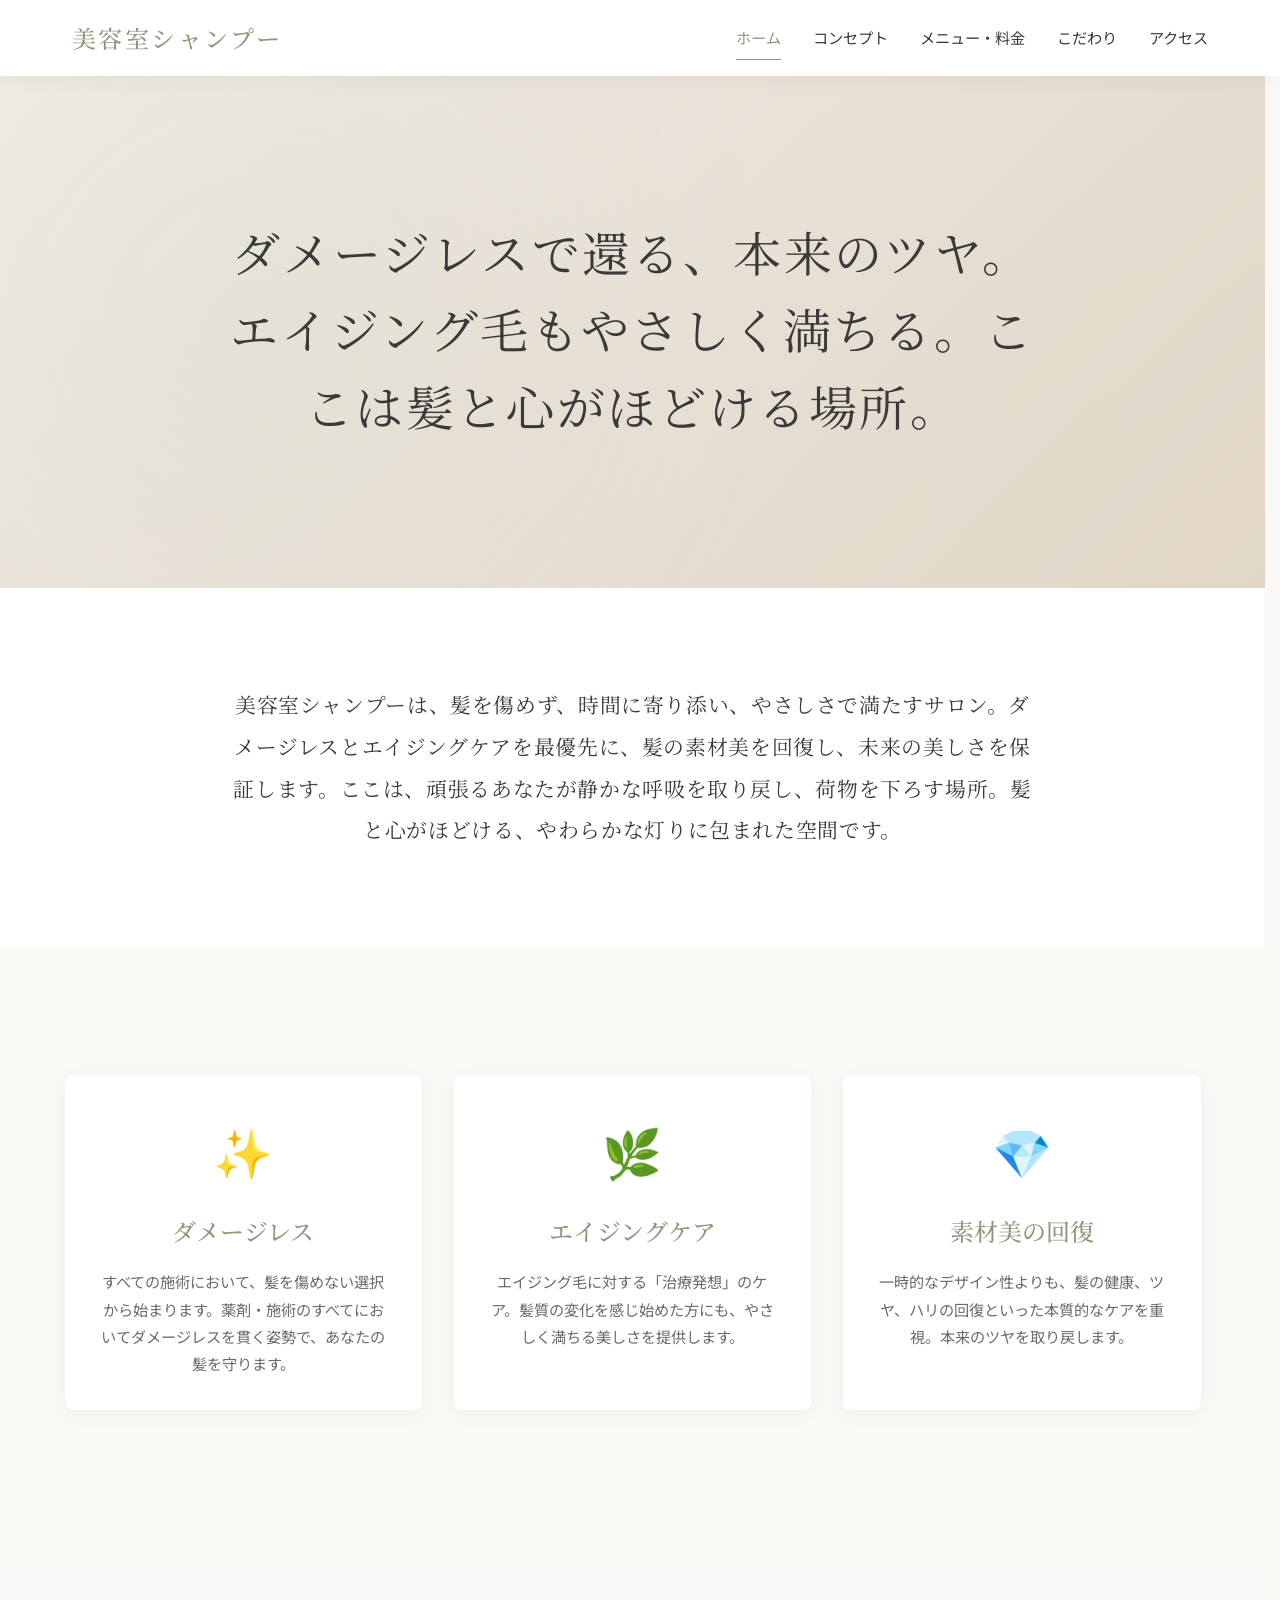
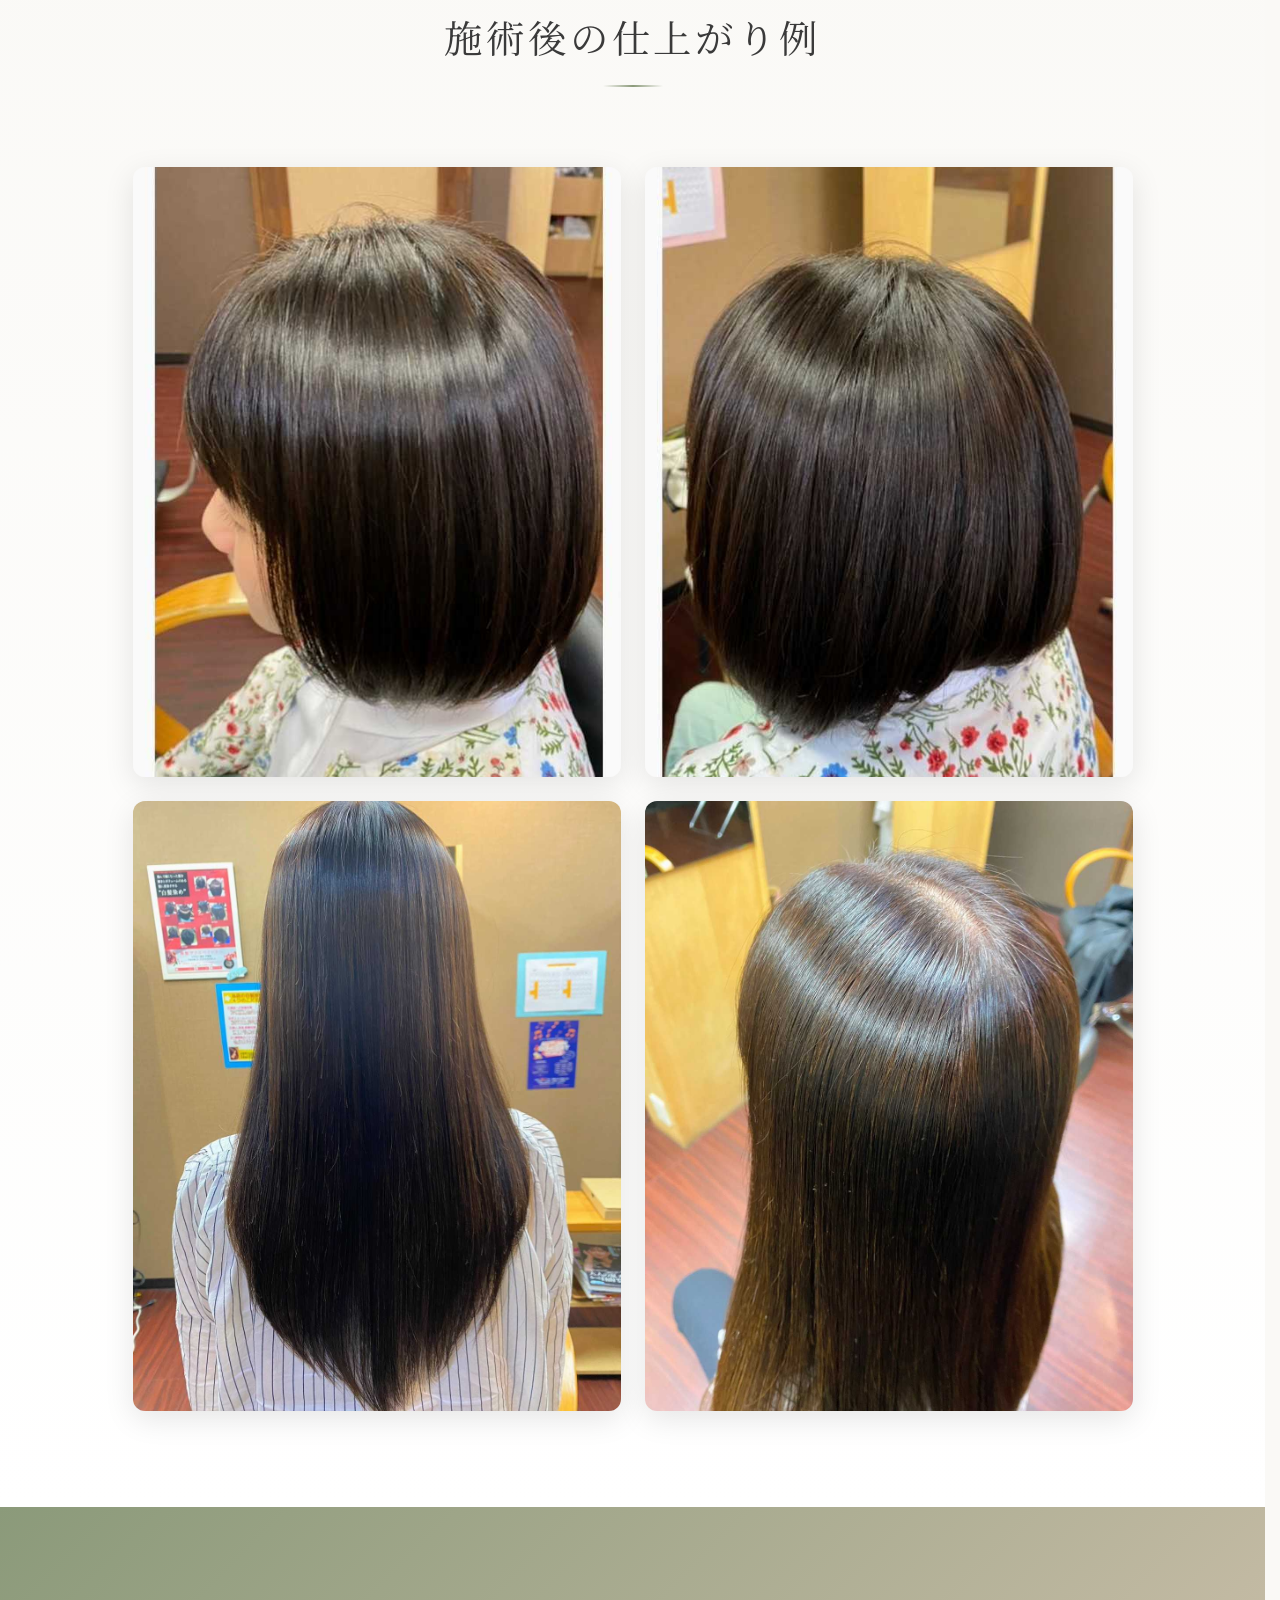
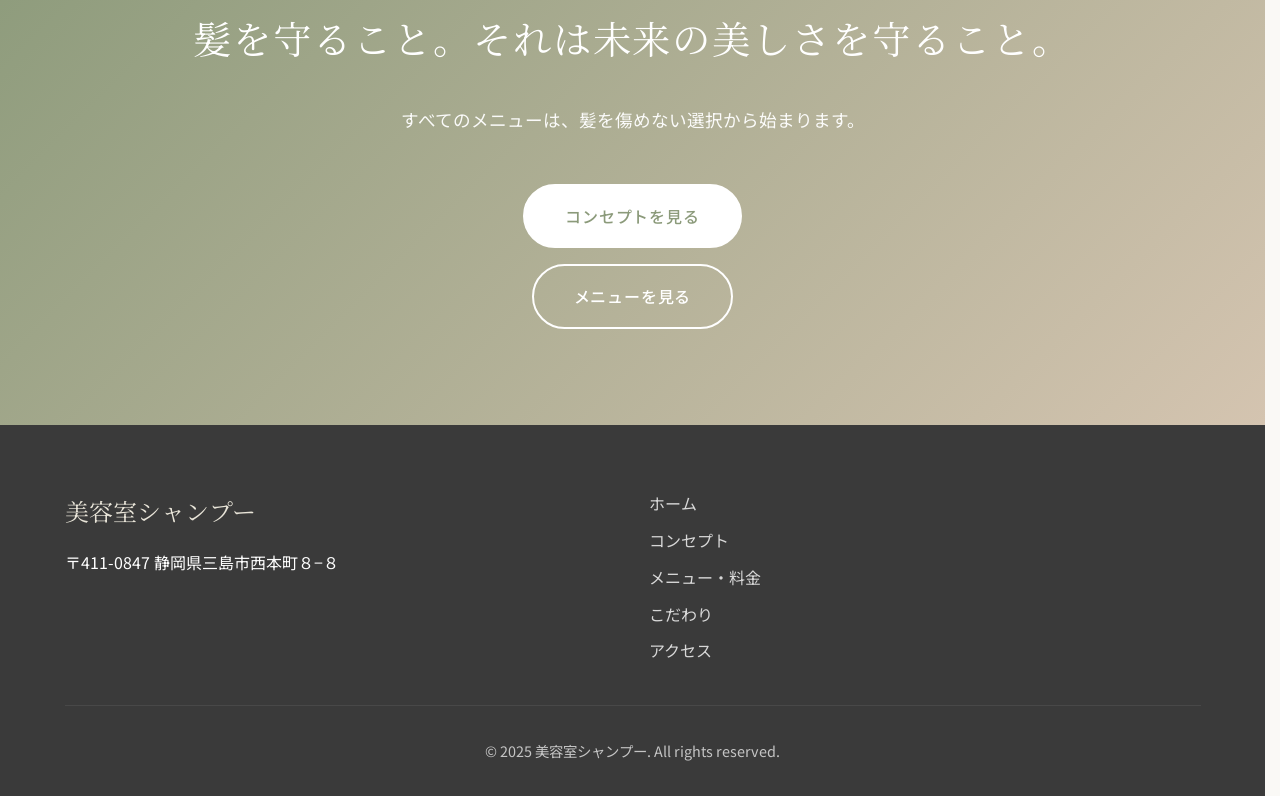
<file: index.html>
<!DOCTYPE html>
<html lang="ja">
<head>
    <meta charset="UTF-8">
    <meta name="viewport" content="width=device-width, initial-scale=1.0, maximum-scale=5.0, user-scalable=yes">
    <meta name="description" content="美容室シャンプー - ダメージレスで還る、本来のツヤ。エイジング毛もやさしく満ちる。ここは髪と心がほどける場所。静岡県三島市の美容室。">
    <meta name="keywords" content="三島 美容室,ダメージレス,エイジングケア,縮毛矯正,髪質改善,三島市美容室,静岡県美容室,ノンダメージ,トリートメント">
    <meta name="author" content="美容室シャンプー">
    <meta name="robots" content="index, follow">
    <meta name="googlebot" content="index, follow">
    
    <!-- Open Graph / Facebook -->
    <meta property="og:type" content="website">
    <meta property="og:url" content="https://b-shampoo.com/">
    <meta property="og:title" content="美容室シャンプー | ダメージレスで還る、本来のツヤ">
    <meta property="og:description" content="美容室シャンプー - ダメージレスで還る、本来のツヤ。エイジング毛もやさしく満ちる。ここは髪と心がほどける場所。静岡県三島市の美容室。">
    <meta property="og:image" content="https://b-shampoo.com/images/sezyutuA-1.jpg">
    <meta property="og:locale" content="ja_JP">
    <meta property="og:site_name" content="美容室シャンプー">
    
    <!-- Twitter -->
    <meta name="twitter:card" content="summary_large_image">
    <meta name="twitter:url" content="https://b-shampoo.com/">
    <meta name="twitter:title" content="美容室シャンプー | ダメージレスで還る、本来のツヤ">
    <meta name="twitter:description" content="美容室シャンプー - ダメージレスで還る、本来のツヤ。エイジング毛もやさしく満ちる。ここは髪と心がほどける場所。静岡県三島市の美容室。">
    <meta name="twitter:image" content="https://b-shampoo.com/images/sezyutuA-1.jpg">
    
    <!-- Canonical URL -->
    <link rel="canonical" href="https://b-shampoo.com/">
    
    <title>美容室シャンプー | ダメージレスで還る、本来のツヤ | 静岡県三島市</title>
    <link rel="stylesheet" href="css/style.css?v=2">
    <link rel="preconnect" href="https://fonts.googleapis.com">
    <link rel="preconnect" href="https://fonts.gstatic.com" crossorigin>
    <link href="https://fonts.googleapis.com/css2?family=Noto+Serif+JP:wght@300;400;500&family=Noto+Sans+JP:wght@300;400;500&display=swap" rel="stylesheet">
</head>
<body>
    <!-- ナビゲーション -->
    <nav class="navbar">
        <div class="container">
            <div class="nav-brand">
                <h1>美容室シャンプー</h1>
            </div>
            <ul class="nav-menu">
                <li><a href="index.html" class="active">ホーム</a></li>
                <li><a href="concept.html">コンセプト</a></li>
                <li><a href="menu.html">メニュー・料金</a></li>
                <li><a href="process.html">こだわり</a></li>
                <li><a href="access.html">アクセス</a></li>
            </ul>
            <button class="nav-toggle" aria-label="メニューを開く">
                <span></span>
                <span></span>
                <span></span>
            </button>
        </div>
    </nav>

    <!-- メインビジュアル -->
    <section class="hero">
        <div class="hero-overlay"></div>
        <div class="hero-content">
            <h2 class="hero-title">ダメージレスで還る、本来のツヤ。エイジング毛もやさしく満ちる。ここは髪と心がほどける場所。</h2>
        </div>
    </section>

    <!-- 導入文 -->
    <section class="intro">
        <div class="container">
            <div class="intro-content">
                <p class="lead-text">
                    美容室シャンプーは、髪を傷めず、時間に寄り添い、やさしさで満たすサロン。ダメージレスとエイジングケアを最優先に、髪の素材美を回復し、未来の美しさを保証します。ここは、頑張るあなたが静かな呼吸を取り戻し、荷物を下ろす場所。髪と心がほどける、やわらかな灯りに包まれた空間です。
                </p>
            </div>
        </div>
    </section>

    <!-- 特徴セクション -->
    <section class="features">
        <div class="container">
            <div class="features-grid">
                <div class="feature-card">
                    <div class="feature-icon">✨</div>
                    <h3>ダメージレス</h3>
                    <p>すべての施術において、髪を傷めない選択から始まります。薬剤・施術のすべてにおいてダメージレスを貫く姿勢で、あなたの髪を守ります。</p>
                </div>
                <div class="feature-card">
                    <div class="feature-icon">🌿</div>
                    <h3>エイジングケア</h3>
                    <p>エイジング毛に対する「治療発想」のケア。髪質の変化を感じ始めた方にも、やさしく満ちる美しさを提供します。</p>
                </div>
                <div class="feature-card">
                    <div class="feature-icon">💎</div>
                    <h3>素材美の回復</h3>
                    <p>一時的なデザイン性よりも、髪の健康、ツヤ、ハリの回復といった本質的なケアを重視。本来のツヤを取り戻します。</p>
                </div>
            </div>
        </div>
    </section>

    <!-- 施術後の仕上がり例 -->
    <section class="gallery-section">
        <div class="container">
            <div class="gallery-header">
                <h2>施術後の仕上がり例</h2>
            </div>
            <div class="gallery-grid">
                <div class="gallery-item">
                    <img src="images/sezyutuA-1.jpg" alt="施術後の仕上がり例 A-1" loading="lazy">
                </div>
                <div class="gallery-item">
                    <img src="images/sezyutuA-2.jpg" alt="施術後の仕上がり例 A-2" loading="lazy">
                </div>
                <div class="gallery-item">
                    <img src="images/sezyutuB-1.jpg" alt="施術後の仕上がり例 B-1" loading="lazy">
                </div>
                <div class="gallery-item">
                    <img src="images/sezyutuB-2.jpg" alt="施術後の仕上がり例 B-2" loading="lazy">
                </div>
            </div>
        </div>
    </section>

    <!-- CTAセクション -->
    <section class="cta">
        <div class="container">
            <div class="cta-content">
                <h2>髪を守ること。それは未来の美しさを守ること。</h2>
                <p>すべてのメニューは、髪を傷めない選択から始まります。</p>
                <a href="concept.html" class="btn-primary">コンセプトを見る</a>
                <a href="menu.html" class="btn-secondary">メニューを見る</a>
            </div>
        </div>
    </section>

    <!-- フッター -->
    <footer class="footer">
        <div class="container">
            <div class="footer-content">
                <div class="footer-info">
                    <h3>美容室シャンプー</h3>
                    <p>〒411-0847 静岡県三島市西本町８−８</p>
                </div>
                <div class="footer-links">
                    <ul>
                        <li><a href="index.html">ホーム</a></li>
                        <li><a href="concept.html">コンセプト</a></li>
                        <li><a href="menu.html">メニュー・料金</a></li>
                        <li><a href="process.html">こだわり</a></li>
                        <li><a href="access.html">アクセス</a></li>
                    </ul>
                </div>
            </div>
            <div class="footer-bottom">
                <p>&copy; 2025 美容室シャンプー. All rights reserved.</p>
            </div>
        </div>
    </footer>

    <script src="js/main.js"></script>
    
    <!-- 構造化データ (JSON-LD) -->
    <script type="application/ld+json">
    {
      "@context": "https://schema.org",
      "@type": "BeautySalon",
      "name": "美容室シャンプー",
      "image": "https://b-shampoo.com/images/sezyutuA-1.jpg",
      "description": "ダメージレスで還る、本来のツヤ。エイジング毛もやさしく満ちる。ここは髪と心がほどける場所。",
      "address": {
        "@type": "PostalAddress",
        "streetAddress": "西本町８−８",
        "addressLocality": "三島市",
        "addressRegion": "静岡県",
        "postalCode": "411-0847",
        "addressCountry": "JP"
      },
      "geo": {
        "@type": "GeoCoordinates",
        "latitude": "35.11714121495305",
        "longitude": "138.908211910005"
      },
      "url": "https://b-shampoo.com/",
      "telephone": "090-1755-3594",
      "openingHoursSpecification": [
        {
          "@type": "OpeningHoursSpecification",
          "dayOfWeek": [
            "Tuesday",
            "Wednesday",
            "Thursday",
            "Friday",
            "Saturday",
            "Sunday"
          ],
          "opens": "09:00",
          "closes": "18:00"
        }
      ],
      "priceRange": "¥5,000-¥17,000",
      "hasOfferCatalog": {
        "@type": "OfferCatalog",
        "name": "美容室メニュー",
        "itemListElement": [
          {
            "@type": "Offer",
            "itemOffered": {
              "@type": "Service",
              "name": "カット",
              "description": "傷ませない技術で、髪の素材を整える基本。"
            },
            "price": "5000",
            "priceCurrency": "JPY"
          },
          {
            "@type": "Offer",
            "itemOffered": {
              "@type": "Service",
              "name": "縮毛矯正",
              "description": "しなやかに、自然に、やさしくまっすぐ。ダメージレス処方で未来も守ります。"
            },
            "price": "13000",
            "priceCurrency": "JPY"
          }
        ]
      }
    }
    </script>
</body>
</html>
</file>
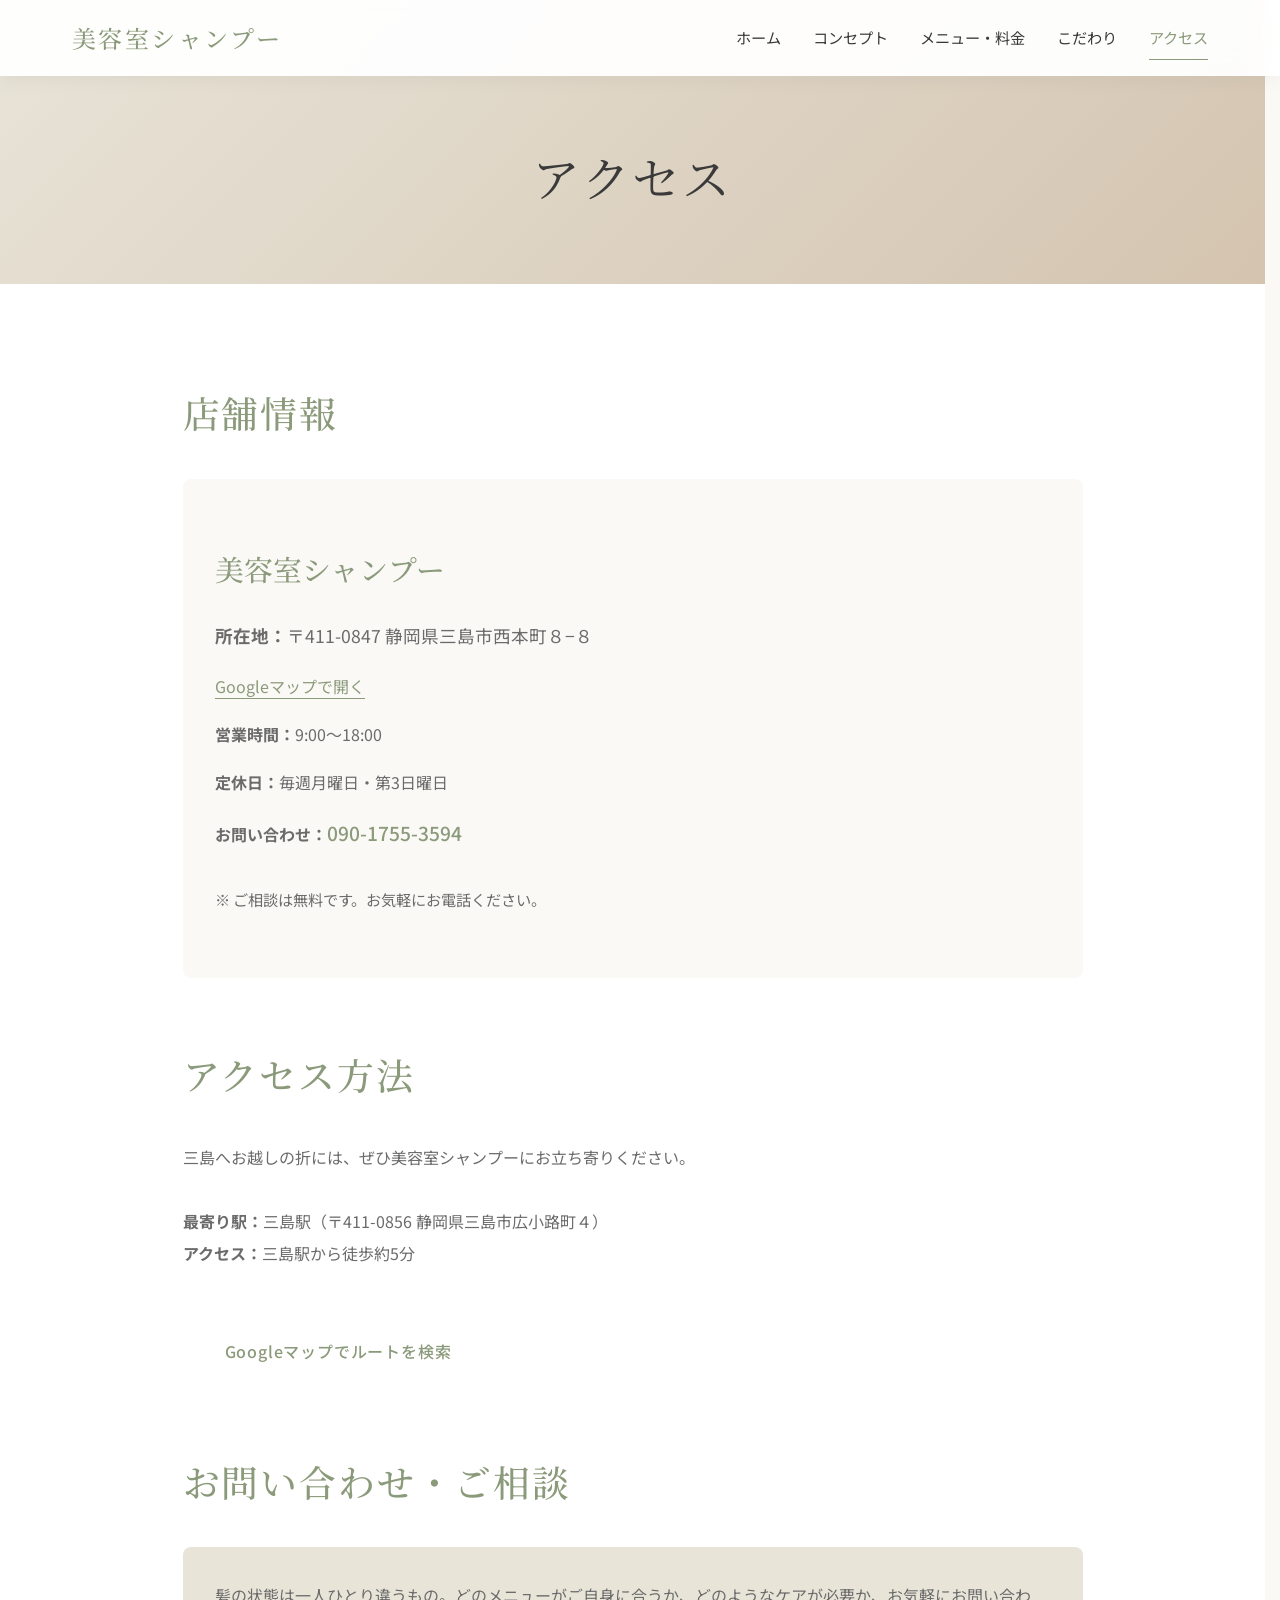
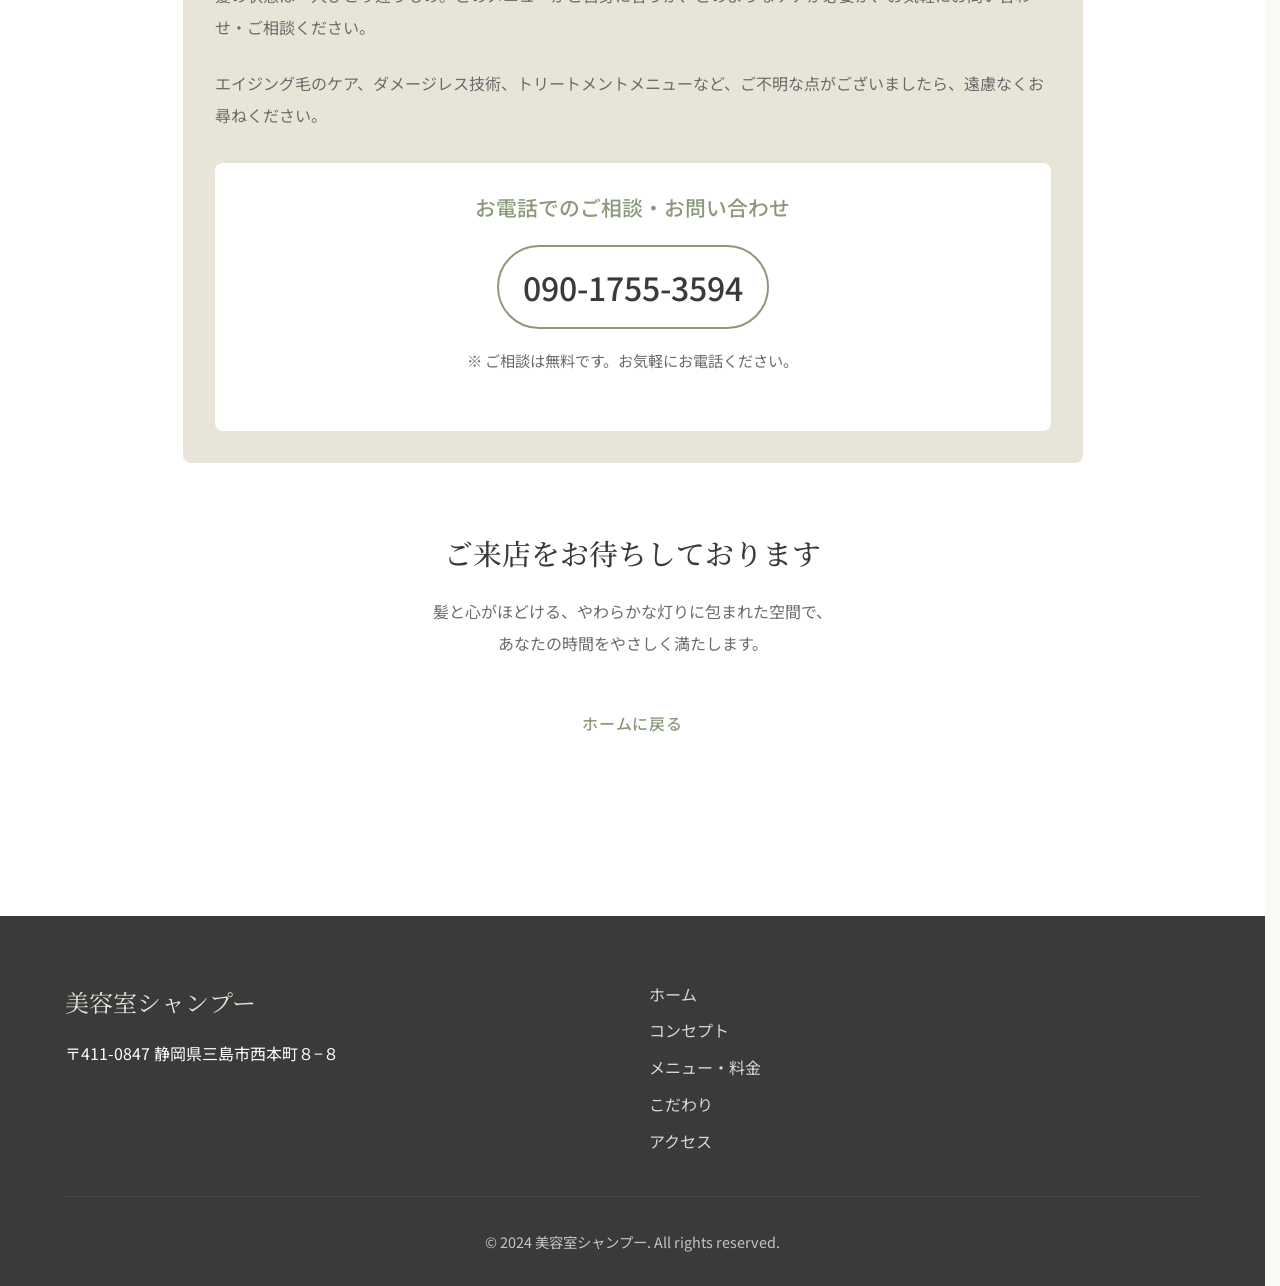
<file: access.html>
<!DOCTYPE html>
<html lang="ja">
<head>
    <meta charset="UTF-8">
    <meta name="viewport" content="width=device-width, initial-scale=1.0, maximum-scale=5.0, user-scalable=yes">
    <meta name="description" content="美容室シャンプーのアクセス・店舗情報 - 静岡県三島市西本町。三島駅から徒歩5分。営業時間9:00～18:00。お気軽にお問い合わせください。">
    <meta name="keywords" content="三島 美容室,アクセス,店舗情報,お問い合わせ,静岡県,三島市美容室,三島駅,西本町,営業時間">
    <meta name="author" content="美容室シャンプー">
    <meta name="robots" content="index, follow">
    <meta name="googlebot" content="index, follow">
    
    <!-- Open Graph / Facebook -->
    <meta property="og:type" content="website">
    <meta property="og:url" content="https://b-shampoo.com/access.html">
    <meta property="og:title" content="アクセス | 美容室シャンプー">
    <meta property="og:description" content="美容室シャンプーのアクセス・店舗情報 - 静岡県三島市西本町。三島駅から徒歩5分。営業時間9:00～18:00。お気軽にお問い合わせください。">
    <meta property="og:image" content="https://b-shampoo.com/images/sezyutuA-1.jpg">
    <meta property="og:locale" content="ja_JP">
    <meta property="og:site_name" content="美容室シャンプー">
    
    <!-- Twitter -->
    <meta name="twitter:card" content="summary_large_image">
    <meta name="twitter:url" content="https://b-shampoo.com/access.html">
    <meta name="twitter:title" content="アクセス | 美容室シャンプー">
    <meta name="twitter:description" content="美容室シャンプーのアクセス・店舗情報 - 静岡県三島市西本町。三島駅から徒歩5分。営業時間9:00～18:00。お気軽にお問い合わせください。">
    <meta name="twitter:image" content="https://b-shampoo.com/images/sezyutuA-1.jpg">
    
    <!-- Canonical URL -->
    <link rel="canonical" href="https://b-shampoo.com/access.html">
    
    <title>アクセス | 美容室シャンプー | 静岡県三島市 | 三島駅から徒歩5分</title>
    <link rel="stylesheet" href="css/style.css?v=2">
    <link rel="preconnect" href="https://fonts.googleapis.com">
    <link rel="preconnect" href="https://fonts.gstatic.com" crossorigin>
    <link href="https://fonts.googleapis.com/css2?family=Noto+Serif+JP:wght@300;400;500&family=Noto+Sans+JP:wght@300;400;500&display=swap" rel="stylesheet">
</head>
<body>
    <!-- ナビゲーション -->
    <nav class="navbar">
        <div class="container">
            <div class="nav-brand">
                <h1>美容室シャンプー</h1>
            </div>
            <ul class="nav-menu">
                <li><a href="index.html">ホーム</a></li>
                <li><a href="concept.html">コンセプト</a></li>
                <li><a href="menu.html">メニュー・料金</a></li>
                <li><a href="process.html">こだわり</a></li>
                <li><a href="access.html" class="active">アクセス</a></li>
            </ul>
            <button class="nav-toggle" aria-label="メニューを開く">
                <span></span>
                <span></span>
                <span></span>
            </button>
        </div>
    </nav>

    <!-- ページヘッダー -->
    <section class="page-header">
        <div class="container">
            <h1>アクセス</h1>
        </div>
    </section>

    <!-- メインコンテンツ -->
    <section class="page-content">
        <div class="container">
            <div class="content-section">
                <h2>店舗情報</h2>
                <div style="background-color: var(--color-bg); padding: 2rem; border-radius: 8px; margin: 2rem 0;">
                    <h3 style="color: var(--color-primary); margin-bottom: 1.5rem;">美容室シャンプー</h3>
                    <p style="margin-bottom: 1rem; font-size: 1.1rem;">
                        <strong>所在地：</strong>〒411-0847 静岡県三島市西本町８−８
                    </p>
                    <p style="margin-bottom: 1rem;">
                        <a href="https://www.google.com/maps/search/?api=1&query=静岡県三島市西本町8-8" target="_blank" rel="noopener" style="color: var(--color-primary); text-decoration: none; border-bottom: 1px solid var(--color-primary);">Googleマップで開く</a>
                    </p>
                    <p style="margin-bottom: 1rem;">
                        <strong>営業時間：</strong>9:00～18:00
                    </p>
                    <p style="margin-bottom: 1rem;">
                        <strong>定休日：</strong>毎週月曜日・第3日曜日
                    </p>
                    <p>
                        <strong>お問い合わせ：</strong><a href="tel:09017553594" style="color: var(--color-primary); text-decoration: none; font-size: 1.2rem; font-weight: 500;">090-1755-3594</a>
                    </p>
                    <p style="margin-top: 0.5rem; font-size: 0.95rem; color: var(--color-text-light);">
                        ※ ご相談は無料です。お気軽にお電話ください。
                    </p>
                </div>
            </div>

            <div class="content-section">
                <h2>アクセス方法</h2>
                <p>
                    三島へお越しの折には、ぜひ美容室シャンプーにお立ち寄りください。
                </p>
                <p style="margin-top: 1rem;">
                    <strong>最寄り駅：</strong>三島駅（〒411-0856 静岡県三島市広小路町４）<br>
                    <strong>アクセス：</strong>三島駅から徒歩約5分
                </p>
                <p style="margin-top: 1rem;">
                    <a href="https://www.google.com/maps/search/?api=1&query=静岡県三島市西本町8-8" target="_blank" rel="noopener" class="btn-primary" style="display: inline-block; margin-top: 1rem;">Googleマップでルートを検索</a>
                </p>
            </div>

            <div class="content-section">
                <h2>お問い合わせ・ご相談</h2>
                <div style="background-color: var(--color-accent); padding: 2rem; border-radius: 8px; margin: 2rem 0;">
                    <p style="margin-bottom: 1.5rem; line-height: 2;">
                        髪の状態は一人ひとり違うもの。どのメニューがご自身に合うか、どのようなケアが必要か、お気軽にお問い合わせ・ご相談ください。
                    </p>
                    <p style="margin-bottom: 1.5rem; line-height: 2;">
                        エイジング毛のケア、ダメージレス技術、トリートメントメニューなど、ご不明な点がございましたら、遠慮なくお尋ねください。
                    </p>
                    <div style="text-align: center; margin-top: 2rem; padding: 1.5rem; background-color: var(--color-white); border-radius: 8px;">
                        <p style="font-size: 1.3rem; font-weight: 500; color: var(--color-primary); margin-bottom: 1rem;">
                            お電話でのご相談・お問い合わせ
                        </p>
                        <p style="margin-bottom: 1rem;">
                            <a href="tel:09017553594" style="font-size: 2rem; font-weight: 500; color: var(--color-text); text-decoration: none; display: inline-block; padding: 0.5rem 1.5rem; border: 2px solid var(--color-primary); border-radius: 50px; transition: all 0.3s ease;">
                                090-1755-3594
                            </a>
                        </p>
                        <p style="font-size: 0.95rem; color: var(--color-text-light); margin-top: 1rem;">
                            ※ ご相談は無料です。お気軽にお電話ください。
                        </p>
                    </div>
                </div>
            </div>

            <div class="content-section" style="text-align: center; margin-top: 3rem;">
                <h3>ご来店をお待ちしております</h3>
                <p style="margin-top: 1rem; margin-bottom: 2rem;">
                    髪と心がほどける、やわらかな灯りに包まれた空間で、<br>あなたの時間をやさしく満たします。
                </p>
                <a href="index.html" class="btn-primary">ホームに戻る</a>
            </div>
        </div>
    </section>

    <!-- フッター -->
    <footer class="footer">
        <div class="container">
            <div class="footer-content">
                <div class="footer-info">
                    <h3>美容室シャンプー</h3>
                    <p>〒411-0847 静岡県三島市西本町８−８</p>
                </div>
                <div class="footer-links">
                    <ul>
                        <li><a href="index.html">ホーム</a></li>
                        <li><a href="concept.html">コンセプト</a></li>
                        <li><a href="menu.html">メニュー・料金</a></li>
                        <li><a href="process.html">こだわり</a></li>
                        <li><a href="access.html">アクセス</a></li>
                    </ul>
                </div>
            </div>
            <div class="footer-bottom">
                <p>&copy; 2024 美容室シャンプー. All rights reserved.</p>
            </div>
        </div>
    </footer>

    <script src="js/main.js"></script>
    
    <!-- 構造化データ (JSON-LD) -->
    <script type="application/ld+json">
    [
      {
        "@context": "https://schema.org",
        "@type": "BeautySalon",
        "name": "美容室シャンプー",
        "image": "https://b-shampoo.com/images/sezyutuA-1.jpg",
        "description": "ダメージレスで還る、本来のツヤ。エイジング毛もやさしく満ちる。ここは髪と心がほどける場所。",
        "address": {
          "@type": "PostalAddress",
          "streetAddress": "西本町８−８",
          "addressLocality": "三島市",
          "addressRegion": "静岡県",
          "postalCode": "411-0847",
          "addressCountry": "JP"
        },
        "geo": {
          "@type": "GeoCoordinates",
          "latitude": "35.11714121495305",
          "longitude": "138.908211910005"
        },
        "url": "https://b-shampoo.com/",
        "telephone": "090-1755-3594",
        "openingHoursSpecification": [
          {
            "@type": "OpeningHoursSpecification",
            "dayOfWeek": [
              "Tuesday",
              "Wednesday",
              "Thursday",
              "Friday",
              "Saturday",
              "Sunday"
            ],
            "opens": "09:00",
            "closes": "18:00"
          }
        ],
        "priceRange": "¥5,000-¥17,000"
      },
      {
        "@context": "https://schema.org",
        "@type": "BreadcrumbList",
        "itemListElement": [
        {
          "@type": "ListItem",
          "position": 1,
          "name": "ホーム",
          "item": "https://b-shampoo.com/"
        },
        {
          "@type": "ListItem",
          "position": 2,
          "name": "アクセス",
          "item": "https://b-shampoo.com/access.html"
        }
        ]
      }
    ]
    </script>
</body>
</html>
</file>
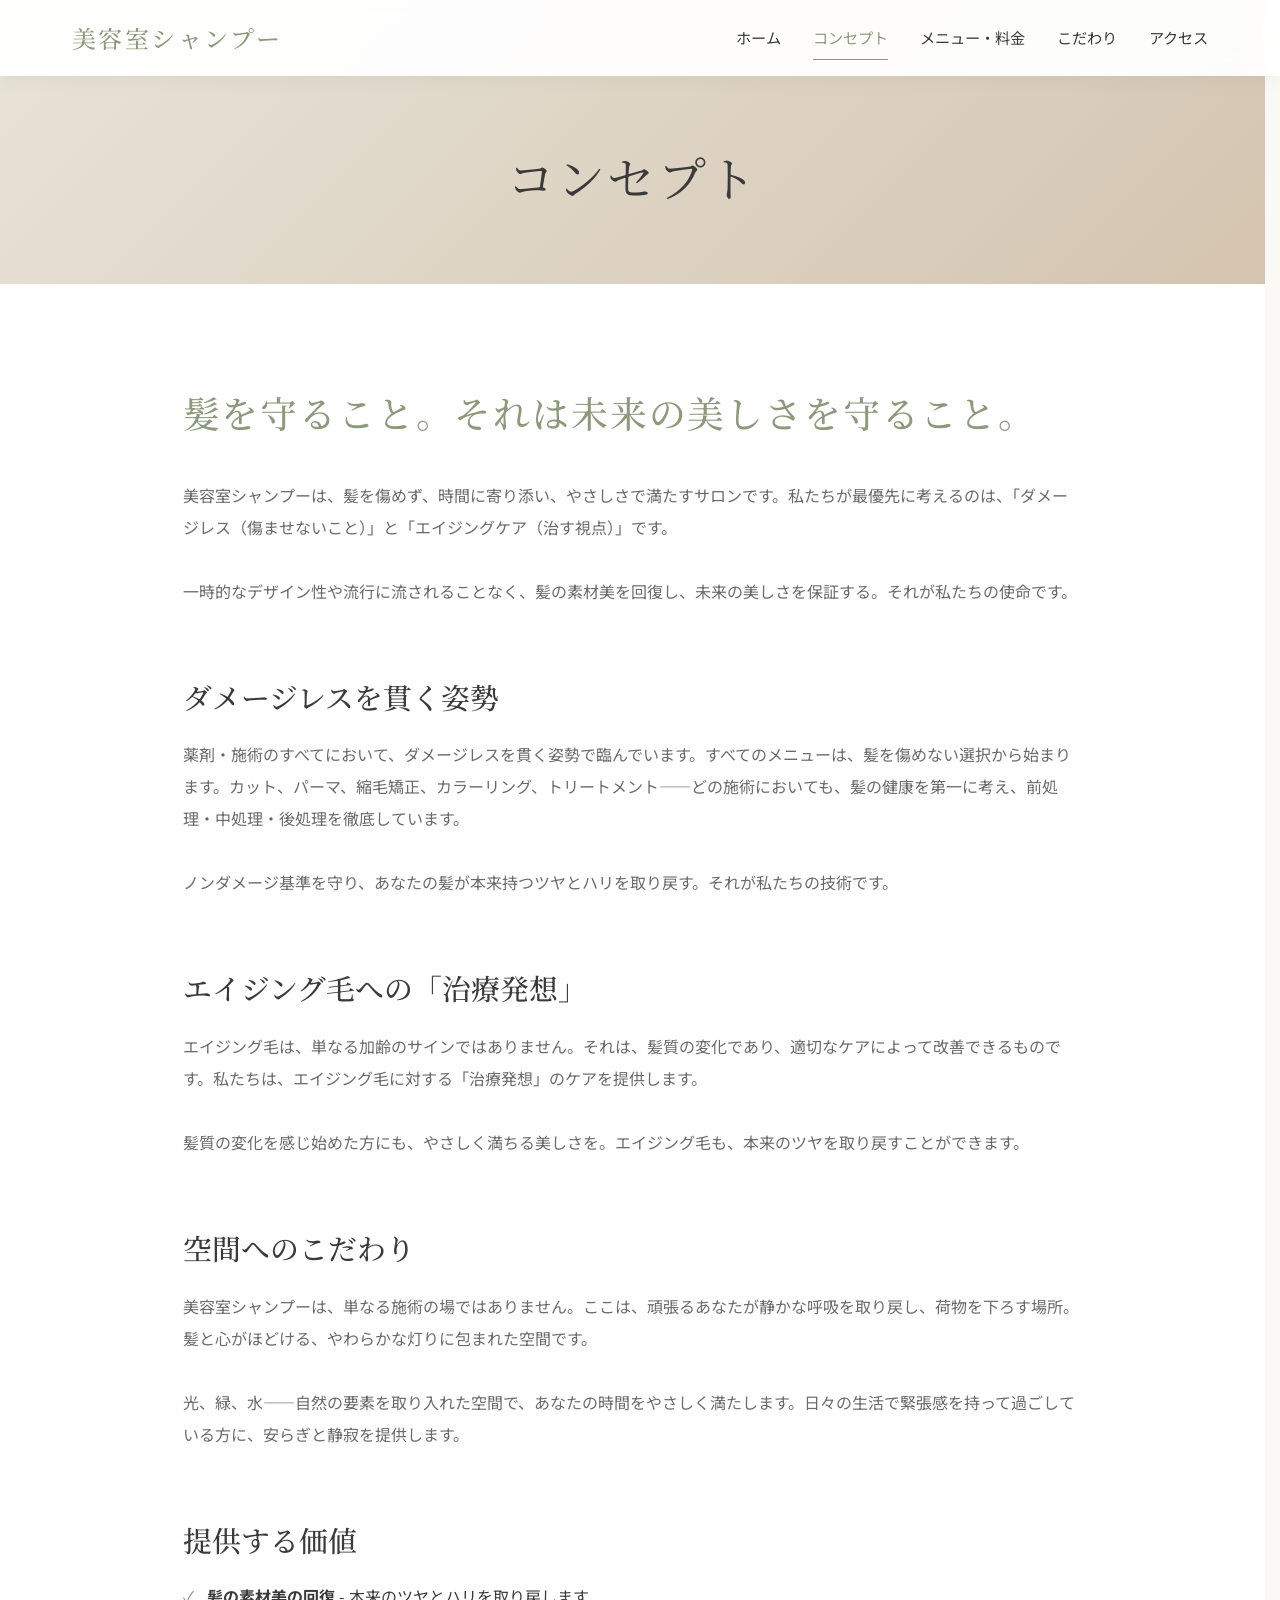
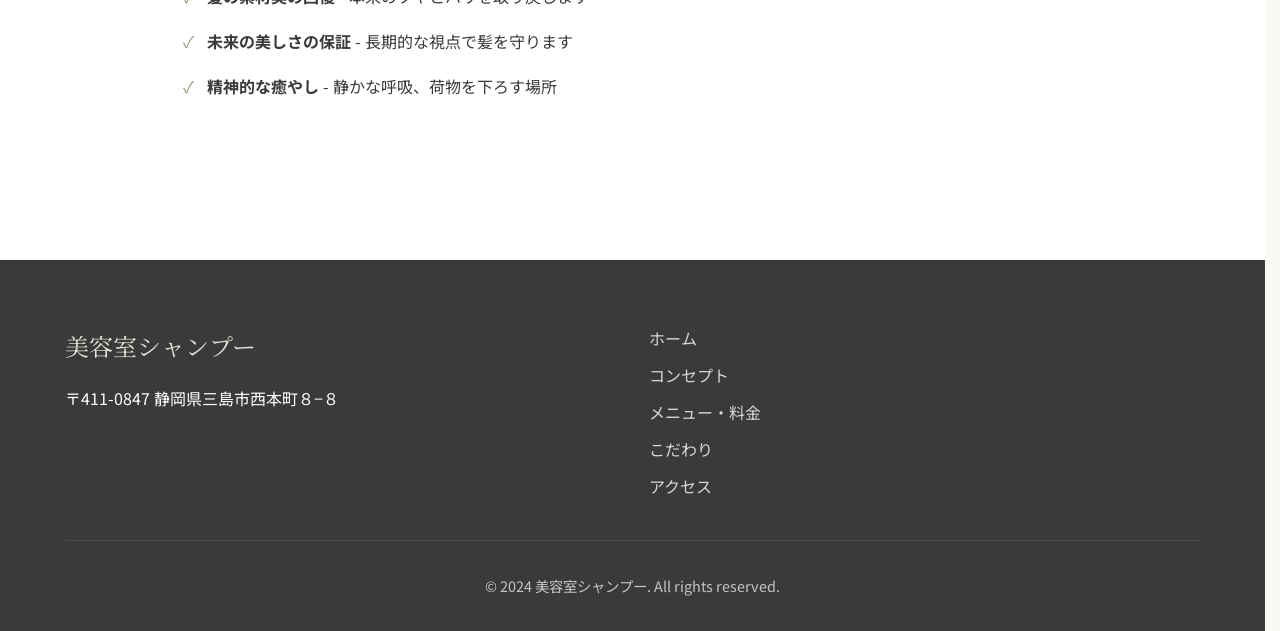
<file: concept.html>
<!DOCTYPE html>
<html lang="ja">
<head>
    <meta charset="UTF-8">
    <meta name="viewport" content="width=device-width, initial-scale=1.0, maximum-scale=5.0, user-scalable=yes">
    <meta name="description" content="美容室シャンプーのコンセプト - 髪を守ること。それは未来の美しさを守ること。ダメージレスとエイジングケアを最優先に、髪の素材美を回復します。">
    <meta name="keywords" content="三島 美容室,ダメージレス,エイジングケア,縮毛矯正,髪質改善,三島市美容室,静岡県美容室,ノンダメージ,素材美">
    <meta name="author" content="美容室シャンプー">
    <meta name="robots" content="index, follow">
    <meta name="googlebot" content="index, follow">
    
    <!-- Open Graph / Facebook -->
    <meta property="og:type" content="website">
    <meta property="og:url" content="https://b-shampoo.com/concept.html">
    <meta property="og:title" content="コンセプト | 美容室シャンプー">
    <meta property="og:description" content="美容室シャンプーのコンセプト - 髪を守ること。それは未来の美しさを守ること。ダメージレスとエイジングケアを最優先に、髪の素材美を回復します。">
    <meta property="og:image" content="https://b-shampoo.com/images/sezyutuA-1.jpg">
    <meta property="og:locale" content="ja_JP">
    <meta property="og:site_name" content="美容室シャンプー">
    
    <!-- Twitter -->
    <meta name="twitter:card" content="summary_large_image">
    <meta name="twitter:url" content="https://b-shampoo.com/concept.html">
    <meta name="twitter:title" content="コンセプト | 美容室シャンプー">
    <meta name="twitter:description" content="美容室シャンプーのコンセプト - 髪を守ること。それは未来の美しさを守ること。ダメージレスとエイジングケアを最優先に、髪の素材美を回復します。">
    <meta name="twitter:image" content="https://b-shampoo.com/images/sezyutuA-1.jpg">
    
    <!-- Canonical URL -->
    <link rel="canonical" href="https://b-shampoo.com/concept.html">
    
    <title>コンセプト | 美容室シャンプー | 髪を守ること、未来の美しさを守ること</title>
    <link rel="stylesheet" href="css/style.css?v=2">
    <link rel="preconnect" href="https://fonts.googleapis.com">
    <link rel="preconnect" href="https://fonts.gstatic.com" crossorigin>
    <link href="https://fonts.googleapis.com/css2?family=Noto+Serif+JP:wght@300;400;500&family=Noto+Sans+JP:wght@300;400;500&display=swap" rel="stylesheet">
</head>
<body>
    <!-- ナビゲーション -->
    <nav class="navbar">
        <div class="container">
            <div class="nav-brand">
                <h1>美容室シャンプー</h1>
            </div>
            <ul class="nav-menu">
                <li><a href="index.html">ホーム</a></li>
                <li><a href="concept.html" class="active">コンセプト</a></li>
                <li><a href="menu.html">メニュー・料金</a></li>
                <li><a href="process.html">こだわり</a></li>
                <li><a href="access.html">アクセス</a></li>
            </ul>
            <button class="nav-toggle" aria-label="メニューを開く">
                <span></span>
                <span></span>
                <span></span>
            </button>
        </div>
    </nav>

    <!-- ページヘッダー -->
    <section class="page-header">
        <div class="container">
            <h1>コンセプト</h1>
        </div>
    </section>

    <!-- メインコンテンツ -->
    <section class="page-content">
        <div class="container">
            <div class="content-section">
                <h2>髪を守ること。それは未来の美しさを守ること。</h2>
                <p>
                    美容室シャンプーは、髪を傷めず、時間に寄り添い、やさしさで満たすサロンです。私たちが最優先に考えるのは、「ダメージレス（傷ませないこと）」と「エイジングケア（治す視点）」です。
                </p>
                <p>
                    一時的なデザイン性や流行に流されることなく、髪の素材美を回復し、未来の美しさを保証する。それが私たちの使命です。
                </p>
            </div>

            <div class="content-section">
                <h3>ダメージレスを貫く姿勢</h3>
                <p>
                    薬剤・施術のすべてにおいて、ダメージレスを貫く姿勢で臨んでいます。すべてのメニューは、髪を傷めない選択から始まります。カット、パーマ、縮毛矯正、カラーリング、トリートメント——どの施術においても、髪の健康を第一に考え、前処理・中処理・後処理を徹底しています。
                </p>
                <p>
                    ノンダメージ基準を守り、あなたの髪が本来持つツヤとハリを取り戻す。それが私たちの技術です。
                </p>
            </div>

            <div class="content-section">
                <h3>エイジング毛への「治療発想」</h3>
                <p>
                    エイジング毛は、単なる加齢のサインではありません。それは、髪質の変化であり、適切なケアによって改善できるものです。私たちは、エイジング毛に対する「治療発想」のケアを提供します。
                </p>
                <p>
                    髪質の変化を感じ始めた方にも、やさしく満ちる美しさを。エイジング毛も、本来のツヤを取り戻すことができます。
                </p>
            </div>

            <div class="content-section">
                <h3>空間へのこだわり</h3>
                <p>
                    美容室シャンプーは、単なる施術の場ではありません。ここは、頑張るあなたが静かな呼吸を取り戻し、荷物を下ろす場所。髪と心がほどける、やわらかな灯りに包まれた空間です。
                </p>
                <p>
                    光、緑、水——自然の要素を取り入れた空間で、あなたの時間をやさしく満たします。日々の生活で緊張感を持って過ごしている方に、安らぎと静寂を提供します。
                </p>
            </div>

            <div class="content-section">
                <h3>提供する価値</h3>
                <ul style="list-style: none; padding-left: 0;">
                    <li style="margin-bottom: 1rem; padding-left: 1.5rem; position: relative;">
                        <span style="position: absolute; left: 0; color: var(--color-primary);">✓</span>
                        <strong>髪の素材美の回復</strong> - 本来のツヤとハリを取り戻します
                    </li>
                    <li style="margin-bottom: 1rem; padding-left: 1.5rem; position: relative;">
                        <span style="position: absolute; left: 0; color: var(--color-primary);">✓</span>
                        <strong>未来の美しさの保証</strong> - 長期的な視点で髪を守ります
                    </li>
                    <li style="margin-bottom: 1rem; padding-left: 1.5rem; position: relative;">
                        <span style="position: absolute; left: 0; color: var(--color-primary);">✓</span>
                        <strong>精神的な癒やし</strong> - 静かな呼吸、荷物を下ろす場所
                    </li>
                </ul>
            </div>
        </div>
    </section>

    <!-- フッター -->
    <footer class="footer">
        <div class="container">
            <div class="footer-content">
                <div class="footer-info">
                    <h3>美容室シャンプー</h3>
                    <p>〒411-0847 静岡県三島市西本町８−８</p>
                </div>
                <div class="footer-links">
                    <ul>
                        <li><a href="index.html">ホーム</a></li>
                        <li><a href="concept.html">コンセプト</a></li>
                        <li><a href="menu.html">メニュー・料金</a></li>
                        <li><a href="process.html">こだわり</a></li>
                        <li><a href="access.html">アクセス</a></li>
                    </ul>
                </div>
            </div>
            <div class="footer-bottom">
                <p>&copy; 2024 美容室シャンプー. All rights reserved.</p>
            </div>
        </div>
    </footer>

    <script src="js/main.js"></script>
    
    <!-- 構造化データ (JSON-LD) - パンくずリスト -->
    <script type="application/ld+json">
    {
      "@context": "https://schema.org",
      "@type": "BreadcrumbList",
      "itemListElement": [
        {
          "@type": "ListItem",
          "position": 1,
          "name": "ホーム",
          "item": "https://b-shampoo.com/"
        },
        {
          "@type": "ListItem",
          "position": 2,
          "name": "コンセプト",
          "item": "https://b-shampoo.com/concept.html"
        }
      ]
    }
    </script>
</body>
</html>
</file>
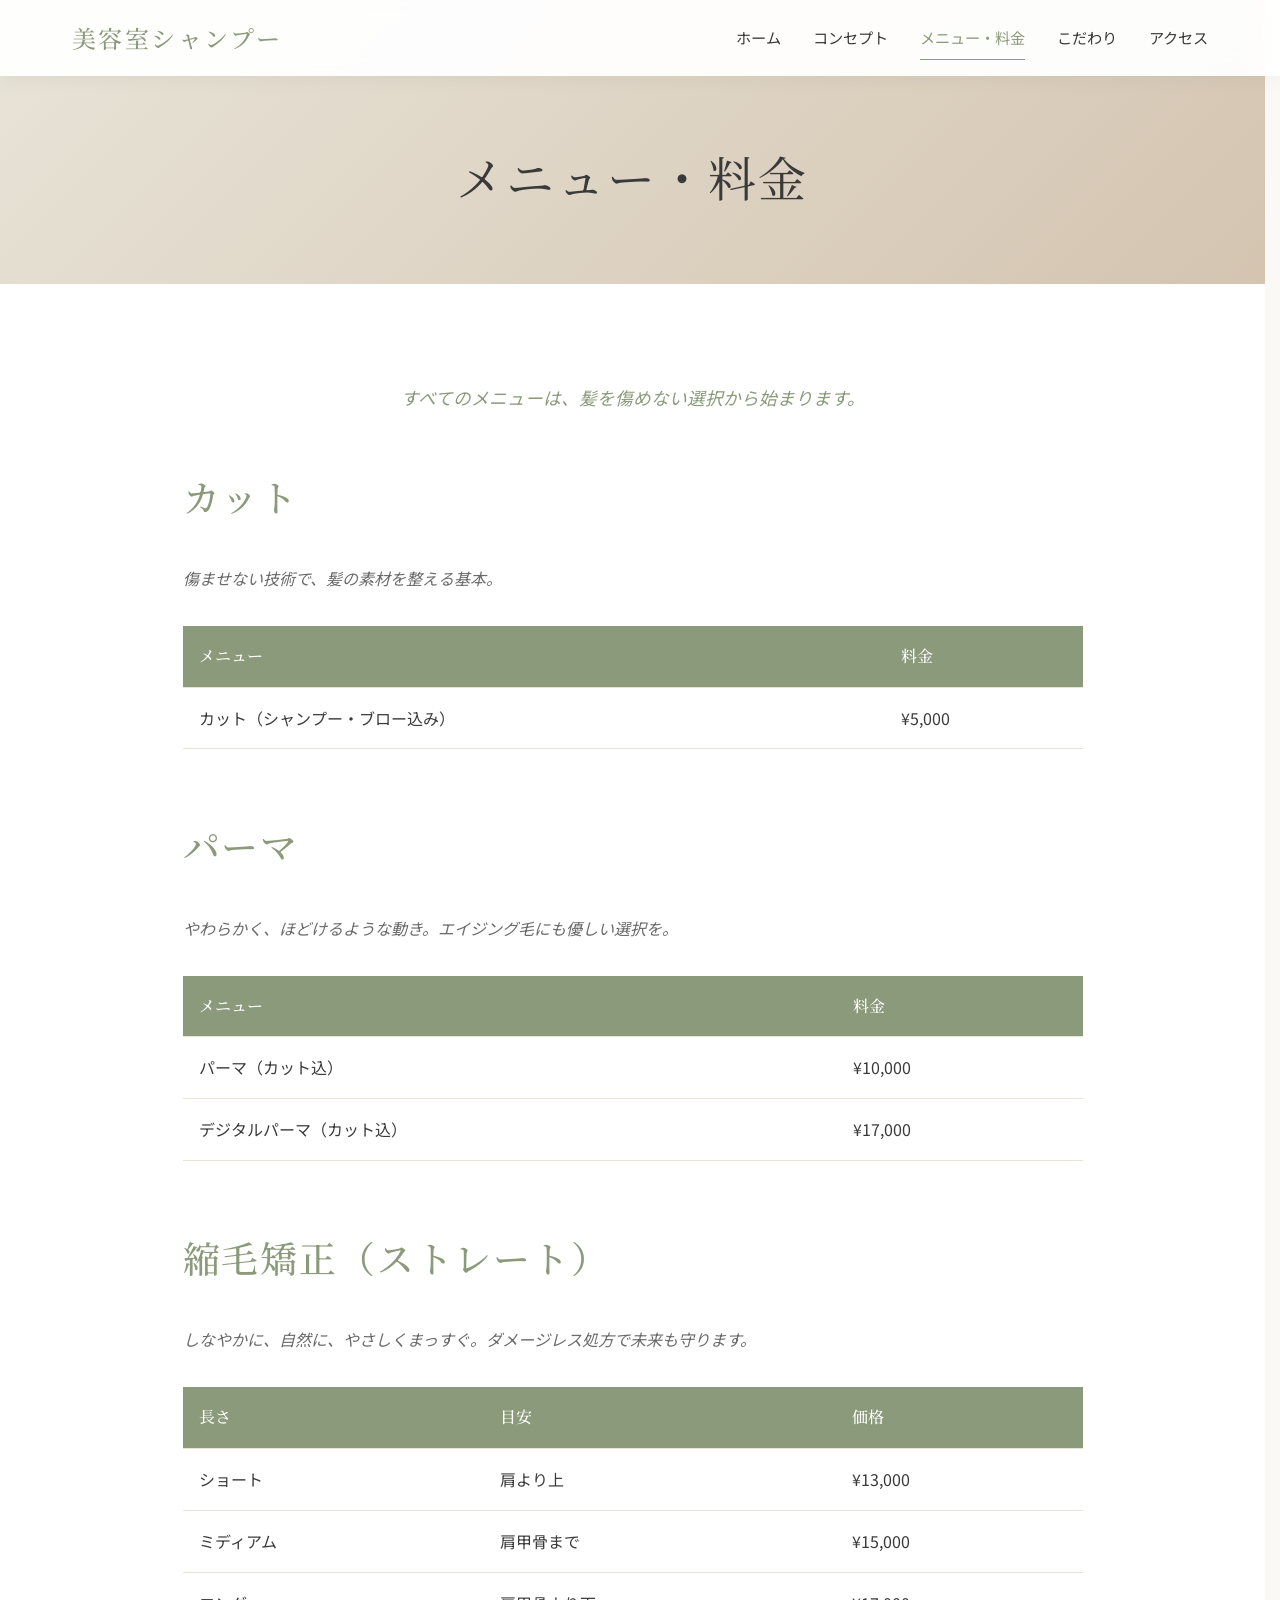
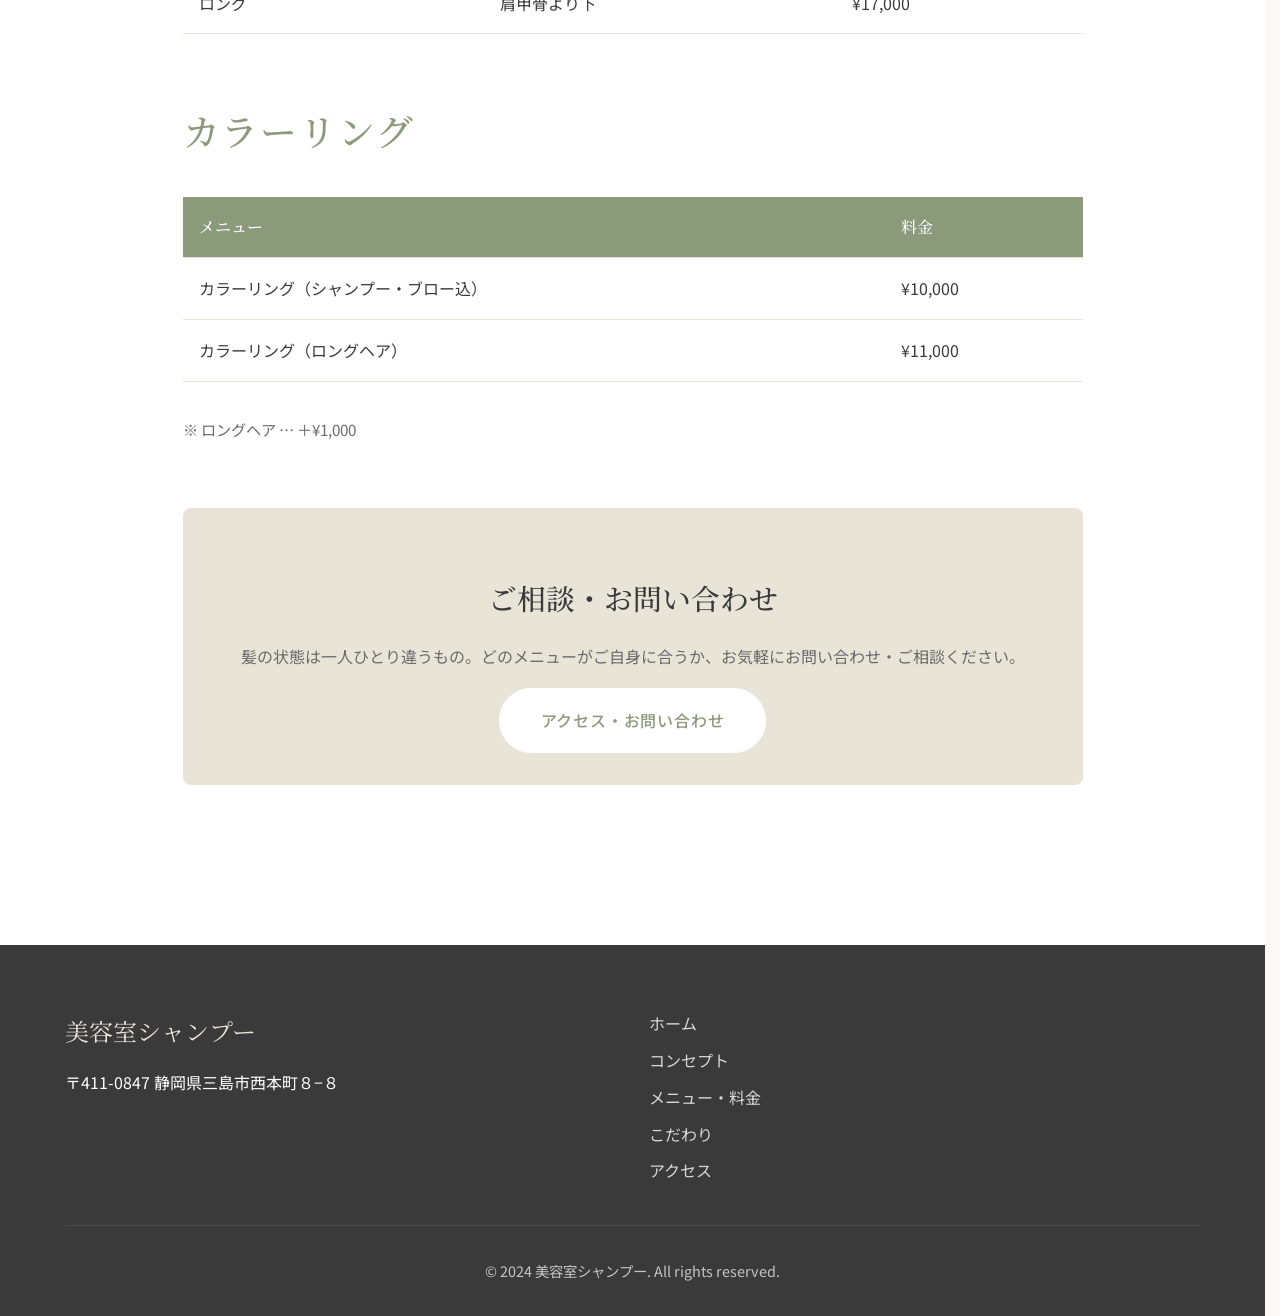
<file: menu.html>
<!DOCTYPE html>
<html lang="ja">
<head>
    <meta charset="UTF-8">
    <meta name="viewport" content="width=device-width, initial-scale=1.0, maximum-scale=5.0, user-scalable=yes">
    <meta name="description" content="美容室シャンプーのメニュー・料金 - すべてのメニューは、髪を傷めない選択から始まります。カット、パーマ、縮毛矯正、カラーリングの料金をご案内。">
    <meta name="keywords" content="三島 美容室,ダメージレス,エイジングケア,縮毛矯正,髪質改善,メニュー,料金,三島市美容室,静岡県美容室,カット,パーマ,カラー">
    <meta name="author" content="美容室シャンプー">
    <meta name="robots" content="index, follow">
    <meta name="googlebot" content="index, follow">
    
    <!-- Open Graph / Facebook -->
    <meta property="og:type" content="website">
    <meta property="og:url" content="https://b-shampoo.com/menu.html">
    <meta property="og:title" content="メニュー・料金 | 美容室シャンプー">
    <meta property="og:description" content="美容室シャンプーのメニュー・料金 - すべてのメニューは、髪を傷めない選択から始まります。カット、パーマ、縮毛矯正、カラーリングの料金をご案内。">
    <meta property="og:image" content="https://b-shampoo.com/images/sezyutuA-1.jpg">
    <meta property="og:locale" content="ja_JP">
    <meta property="og:site_name" content="美容室シャンプー">
    
    <!-- Twitter -->
    <meta name="twitter:card" content="summary_large_image">
    <meta name="twitter:url" content="https://b-shampoo.com/menu.html">
    <meta name="twitter:title" content="メニュー・料金 | 美容室シャンプー">
    <meta name="twitter:description" content="美容室シャンプーのメニュー・料金 - すべてのメニューは、髪を傷めない選択から始まります。カット、パーマ、縮毛矯正、カラーリングの料金をご案内。">
    <meta name="twitter:image" content="https://b-shampoo.com/images/sezyutuA-1.jpg">
    
    <!-- Canonical URL -->
    <link rel="canonical" href="https://b-shampoo.com/menu.html">
    
    <title>メニュー・料金 | 美容室シャンプー | カット・パーマ・縮毛矯正・カラーリング</title>
    <link rel="stylesheet" href="css/style.css?v=2">
    <link rel="preconnect" href="https://fonts.googleapis.com">
    <link rel="preconnect" href="https://fonts.gstatic.com" crossorigin>
    <link href="https://fonts.googleapis.com/css2?family=Noto+Serif+JP:wght@300;400;500&family=Noto+Sans+JP:wght@300;400;500&display=swap" rel="stylesheet">
</head>
<body>
    <!-- ナビゲーション -->
    <nav class="navbar">
        <div class="container">
            <div class="nav-brand">
                <h1>美容室シャンプー</h1>
            </div>
            <ul class="nav-menu">
                <li><a href="index.html">ホーム</a></li>
                <li><a href="concept.html">コンセプト</a></li>
                <li><a href="menu.html" class="active">メニュー・料金</a></li>
                <li><a href="process.html">こだわり</a></li>
                <li><a href="access.html">アクセス</a></li>
            </ul>
            <button class="nav-toggle" aria-label="メニューを開く">
                <span></span>
                <span></span>
                <span></span>
            </button>
        </div>
    </nav>

    <!-- ページヘッダー -->
    <section class="page-header">
        <div class="container">
            <h1>メニュー・料金</h1>
        </div>
    </section>

    <!-- メインコンテンツ -->
    <section class="page-content">
        <div class="container">
            <div class="content-section" style="text-align: center; margin-bottom: 3rem;">
                <p style="font-size: 1.1rem; color: var(--color-primary); font-style: italic;">
                    すべてのメニューは、髪を傷めない選択から始まります。
                </p>
            </div>

            <!-- Cut -->
            <div class="content-section">
                <h2>カット</h2>
                <p style="margin-bottom: 1.5rem; font-style: italic; color: var(--color-text-light);">
                    傷ませない技術で、髪の素材を整える基本。
                </p>
                <div class="table-container">
                    <table>
                        <thead>
                            <tr>
                                <th>メニュー</th>
                                <th>料金</th>
                            </tr>
                        </thead>
                        <tbody>
                            <tr>
                                <td>カット（シャンプー・ブロー込み）</td>
                                <td>¥5,000</td>
                            </tr>
                        </tbody>
                    </table>
                </div>
            </div>

            <!-- Perm -->
            <div class="content-section">
                <h2>パーマ</h2>
                <p style="margin-bottom: 1.5rem; font-style: italic; color: var(--color-text-light);">
                    やわらかく、ほどけるような動き。エイジング毛にも優しい選択を。
                </p>
                <div class="table-container">
                    <table>
                        <thead>
                            <tr>
                                <th>メニュー</th>
                                <th>料金</th>
                            </tr>
                        </thead>
                        <tbody>
                            <tr>
                                <td>パーマ（カット込）</td>
                                <td>¥10,000</td>
                            </tr>
                            <tr>
                                <td>デジタルパーマ（カット込）</td>
                                <td>¥17,000</td>
                            </tr>
                        </tbody>
                    </table>
                </div>
            </div>

            <!-- Straightening -->
            <div class="content-section">
                <h2>縮毛矯正（ストレート）</h2>
                <p style="margin-bottom: 1.5rem; font-style: italic; color: var(--color-text-light);">
                    しなやかに、自然に、やさしくまっすぐ。ダメージレス処方で未来も守ります。
                </p>
                <div class="table-container">
                    <table>
                        <thead>
                            <tr>
                                <th>長さ</th>
                                <th>目安</th>
                                <th>価格</th>
                            </tr>
                        </thead>
                        <tbody>
                            <tr>
                                <td>ショート</td>
                                <td>肩より上</td>
                                <td>¥13,000</td>
                            </tr>
                            <tr>
                                <td>ミディアム</td>
                                <td>肩甲骨まで</td>
                                <td>¥15,000</td>
                            </tr>
                            <tr>
                                <td>ロング</td>
                                <td>肩甲骨より下</td>
                                <td>¥17,000</td>
                            </tr>
                        </tbody>
                    </table>
                </div>
            </div>

            <!-- Color -->
            <div class="content-section">
                <h2>カラーリング</h2>
                <div class="table-container">
                    <table>
                        <thead>
                            <tr>
                                <th>メニュー</th>
                                <th>料金</th>
                            </tr>
                        </thead>
                        <tbody>
                            <tr>
                                <td>カラーリング（シャンプー・ブロー込）</td>
                                <td>¥10,000</td>
                            </tr>
                            <tr>
                                <td>カラーリング（ロングヘア）</td>
                                <td>¥11,000</td>
                            </tr>
                        </tbody>
                    </table>
                </div>
                <p style="margin-top: 1rem; font-size: 0.95rem; color: var(--color-text-light);">
                    ※ ロングヘア … ＋¥1,000
                </p>
            </div>

            <!-- お問い合わせ -->
            <div class="content-section" style="text-align: center; margin-top: 3rem; padding: 2rem; background-color: var(--color-accent); border-radius: 8px;">
                <h3>ご相談・お問い合わせ</h3>
                <p style="margin-bottom: 1rem;">
                    髪の状態は一人ひとり違うもの。どのメニューがご自身に合うか、お気軽にお問い合わせ・ご相談ください。
                </p>
                <a href="access.html" class="btn-primary">アクセス・お問い合わせ</a>
            </div>
        </div>
    </section>

    <!-- フッター -->
    <footer class="footer">
        <div class="container">
            <div class="footer-content">
                <div class="footer-info">
                    <h3>美容室シャンプー</h3>
                    <p>〒411-0847 静岡県三島市西本町８−８</p>
                </div>
                <div class="footer-links">
                    <ul>
                        <li><a href="index.html">ホーム</a></li>
                        <li><a href="concept.html">コンセプト</a></li>
                        <li><a href="menu.html">メニュー・料金</a></li>
                        <li><a href="process.html">こだわり</a></li>
                        <li><a href="access.html">アクセス</a></li>
                    </ul>
                </div>
            </div>
            <div class="footer-bottom">
                <p>&copy; 2024 美容室シャンプー. All rights reserved.</p>
            </div>
        </div>
    </footer>

    <script src="js/main.js"></script>
    
    <!-- 構造化データ (JSON-LD) - パンくずリスト -->
    <script type="application/ld+json">
    {
      "@context": "https://schema.org",
      "@type": "BreadcrumbList",
      "itemListElement": [
        {
          "@type": "ListItem",
          "position": 1,
          "name": "ホーム",
          "item": "https://b-shampoo.com/"
        },
        {
          "@type": "ListItem",
          "position": 2,
          "name": "メニュー・料金",
          "item": "https://b-shampoo.com/menu.html"
        }
      ]
    }
    </script>
</body>
</html>
</file>
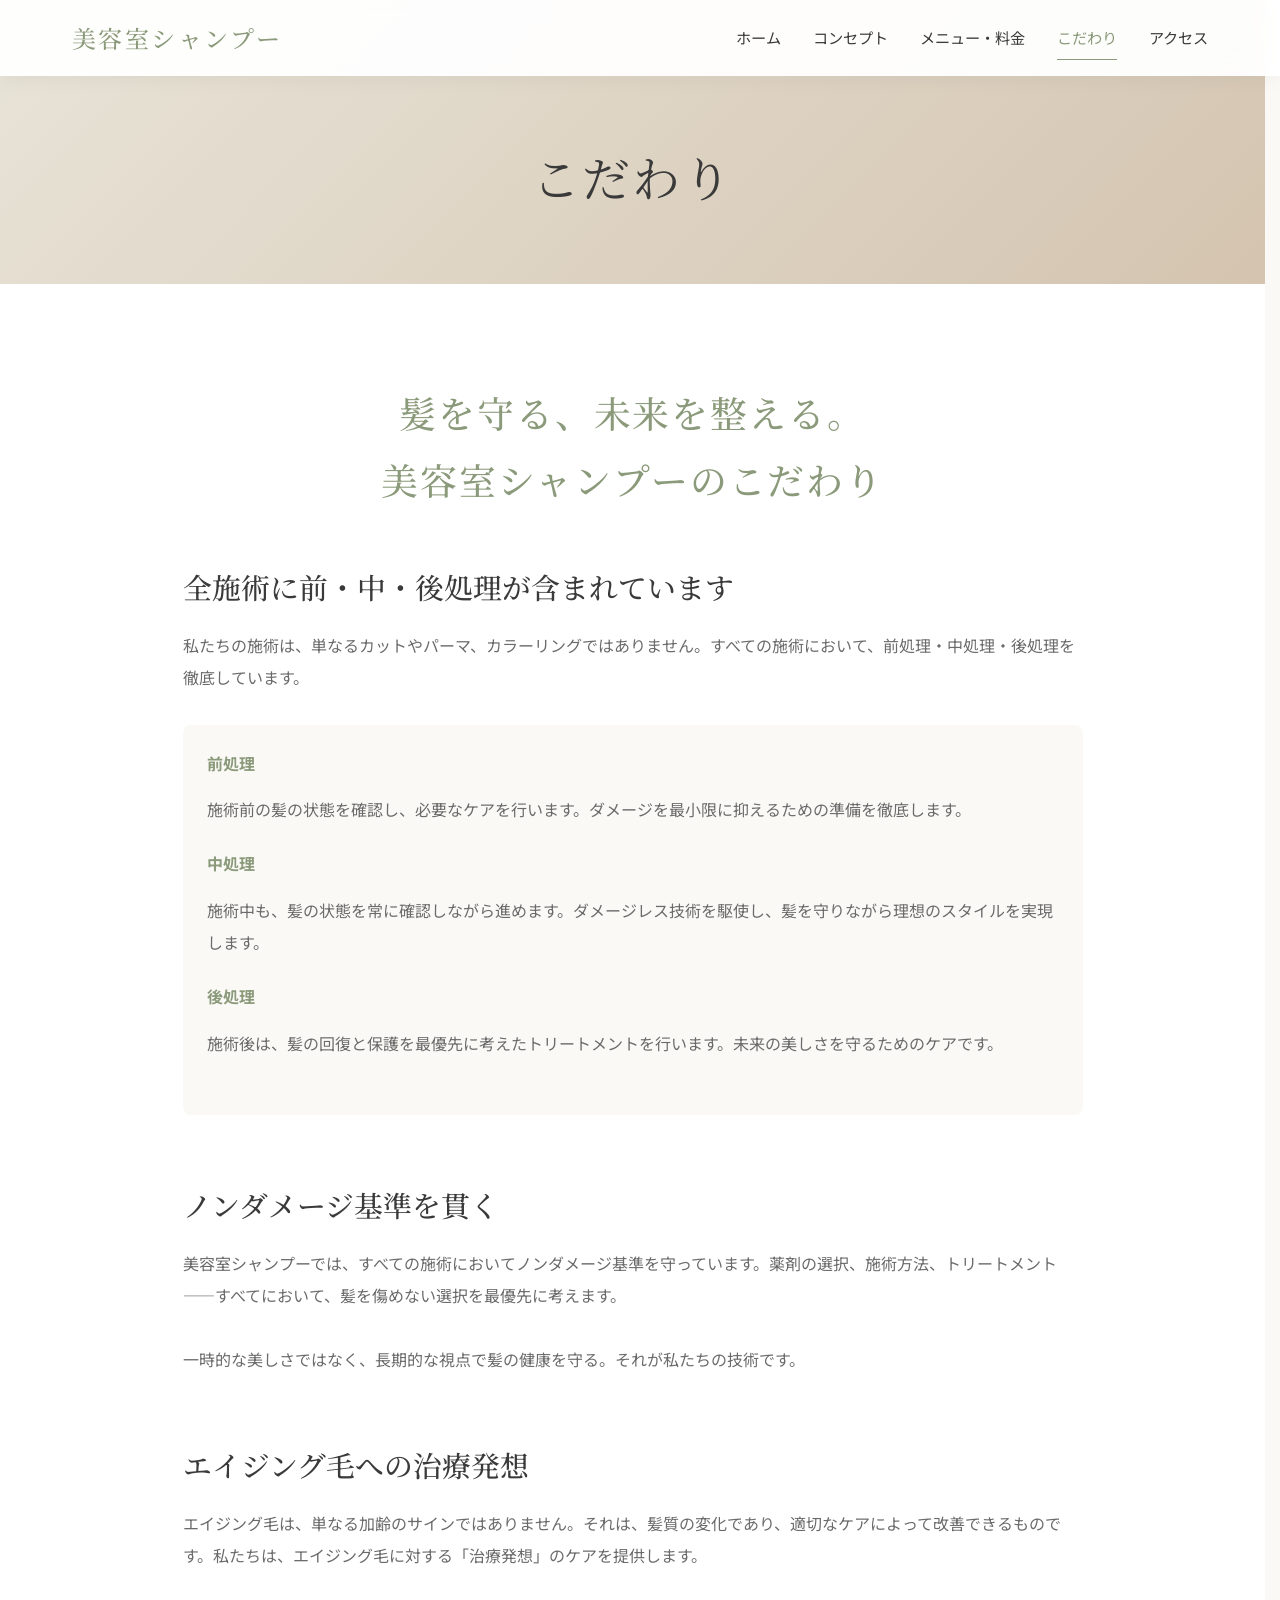
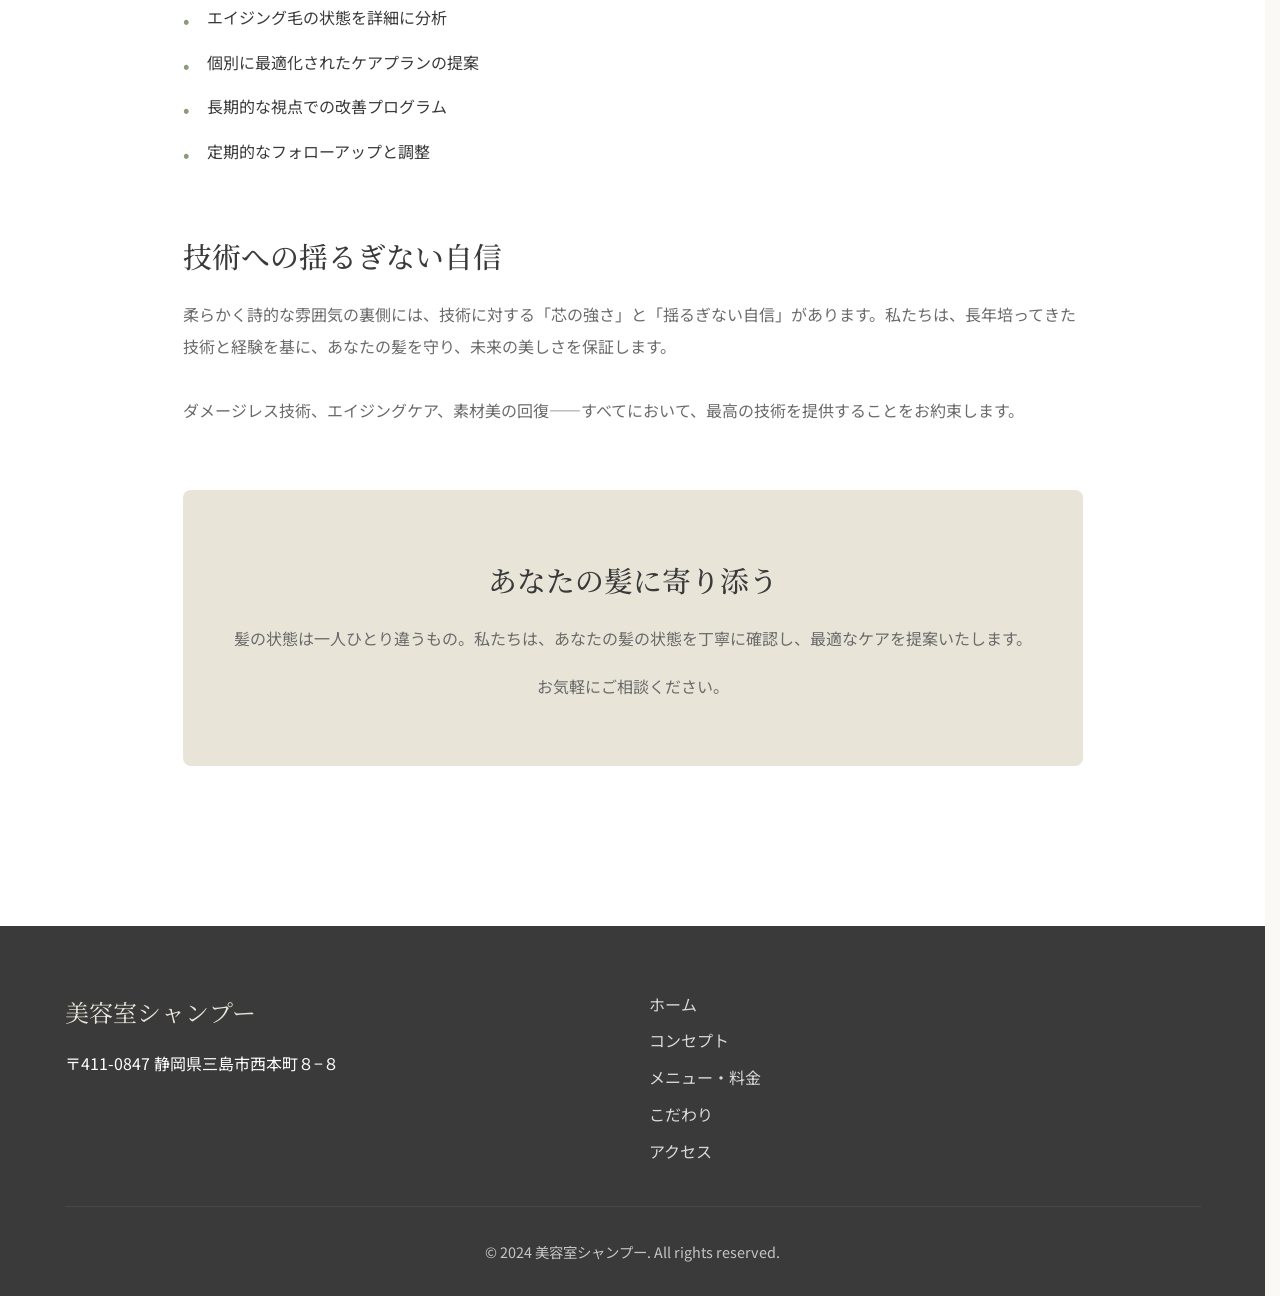
<file: process.html>
<!DOCTYPE html>
<html lang="ja">
<head>
    <meta charset="UTF-8">
    <meta name="viewport" content="width=device-width, initial-scale=1.0, maximum-scale=5.0, user-scalable=yes">
    <meta name="description" content="美容室シャンプーのこだわり - 髪を守る、未来を整える。全施術に前・中・後処理が含まれています。ノンダメージ基準を貫く技術とエイジング毛への治療発想。">
    <meta name="keywords" content="三島 美容室,ダメージレス,エイジングケア,縮毛矯正,髪質改善,技術,こだわり,三島市美容室,静岡県美容室,ノンダメージ,前処理,中処理,後処理">
    <meta name="author" content="美容室シャンプー">
    <meta name="robots" content="index, follow">
    <meta name="googlebot" content="index, follow">
    
    <!-- Open Graph / Facebook -->
    <meta property="og:type" content="website">
    <meta property="og:url" content="https://b-shampoo.com/process.html">
    <meta property="og:title" content="こだわり | 美容室シャンプー">
    <meta property="og:description" content="美容室シャンプーのこだわり - 髪を守る、未来を整える。全施術に前・中・後処理が含まれています。ノンダメージ基準を貫く技術とエイジング毛への治療発想。">
    <meta property="og:image" content="https://b-shampoo.com/images/sezyutuA-1.jpg">
    <meta property="og:locale" content="ja_JP">
    <meta property="og:site_name" content="美容室シャンプー">
    
    <!-- Twitter -->
    <meta name="twitter:card" content="summary_large_image">
    <meta name="twitter:url" content="https://b-shampoo.com/process.html">
    <meta name="twitter:title" content="こだわり | 美容室シャンプー">
    <meta name="twitter:description" content="美容室シャンプーのこだわり - 髪を守る、未来を整える。全施術に前・中・後処理が含まれています。ノンダメージ基準を貫く技術とエイジング毛への治療発想。">
    <meta name="twitter:image" content="https://b-shampoo.com/images/sezyutuA-1.jpg">
    
    <!-- Canonical URL -->
    <link rel="canonical" href="https://b-shampoo.com/process.html">
    
    <title>こだわり | 美容室シャンプー | ノンダメージ基準とエイジングケア技術</title>
    <link rel="stylesheet" href="css/style.css?v=2">
    <link rel="preconnect" href="https://fonts.googleapis.com">
    <link rel="preconnect" href="https://fonts.gstatic.com" crossorigin>
    <link href="https://fonts.googleapis.com/css2?family=Noto+Serif+JP:wght@300;400;500&family=Noto+Sans+JP:wght@300;400;500&display=swap" rel="stylesheet">
</head>
<body>
    <!-- ナビゲーション -->
    <nav class="navbar">
        <div class="container">
            <div class="nav-brand">
                <h1>美容室シャンプー</h1>
            </div>
            <ul class="nav-menu">
                <li><a href="index.html">ホーム</a></li>
                <li><a href="concept.html">コンセプト</a></li>
                <li><a href="menu.html">メニュー・料金</a></li>
                <li><a href="process.html" class="active">こだわり</a></li>
                <li><a href="access.html">アクセス</a></li>
            </ul>
            <button class="nav-toggle" aria-label="メニューを開く">
                <span></span>
                <span></span>
                <span></span>
            </button>
        </div>
    </nav>

    <!-- ページヘッダー -->
    <section class="page-header">
        <div class="container">
            <h1>こだわり</h1>
        </div>
    </section>

    <!-- メインコンテンツ -->
    <section class="page-content">
        <div class="container">
            <div class="content-section" style="text-align: center; margin-bottom: 3rem;">
                <h2>髪を守る、未来を整える。<br>美容室シャンプーのこだわり</h2>
            </div>

            <div class="content-section">
                <h3>全施術に前・中・後処理が含まれています</h3>
                <p>
                    私たちの施術は、単なるカットやパーマ、カラーリングではありません。すべての施術において、前処理・中処理・後処理を徹底しています。
                </p>
                <div style="margin: 2rem 0; padding: 1.5rem; background-color: var(--color-bg); border-radius: 8px;">
                    <h4 style="color: var(--color-primary); margin-bottom: 1rem;">前処理</h4>
                    <p style="margin-bottom: 1.5rem;">
                        施術前の髪の状態を確認し、必要なケアを行います。ダメージを最小限に抑えるための準備を徹底します。
                    </p>
                    
                    <h4 style="color: var(--color-primary); margin-bottom: 1rem;">中処理</h4>
                    <p style="margin-bottom: 1.5rem;">
                        施術中も、髪の状態を常に確認しながら進めます。ダメージレス技術を駆使し、髪を守りながら理想のスタイルを実現します。
                    </p>
                    
                    <h4 style="color: var(--color-primary); margin-bottom: 1rem;">後処理</h4>
                    <p>
                        施術後は、髪の回復と保護を最優先に考えたトリートメントを行います。未来の美しさを守るためのケアです。
                    </p>
                </div>
            </div>

            <div class="content-section">
                <h3>ノンダメージ基準を貫く</h3>
                <p>
                    美容室シャンプーでは、すべての施術においてノンダメージ基準を守っています。薬剤の選択、施術方法、トリートメント——すべてにおいて、髪を傷めない選択を最優先に考えます。
                </p>
                <p>
                    一時的な美しさではなく、長期的な視点で髪の健康を守る。それが私たちの技術です。
                </p>
            </div>

            <div class="content-section">
                <h3>エイジング毛への治療発想</h3>
                <p>
                    エイジング毛は、単なる加齢のサインではありません。それは、髪質の変化であり、適切なケアによって改善できるものです。私たちは、エイジング毛に対する「治療発想」のケアを提供します。
                </p>
                <ul style="list-style: none; padding-left: 0; margin-top: 1.5rem;">
                    <li style="margin-bottom: 1rem; padding-left: 1.5rem; position: relative;">
                        <span style="position: absolute; left: 0; color: var(--color-primary); font-size: 1.2rem;">•</span>
                        エイジング毛の状態を詳細に分析
                    </li>
                    <li style="margin-bottom: 1rem; padding-left: 1.5rem; position: relative;">
                        <span style="position: absolute; left: 0; color: var(--color-primary); font-size: 1.2rem;">•</span>
                        個別に最適化されたケアプランの提案
                    </li>
                    <li style="margin-bottom: 1rem; padding-left: 1.5rem; position: relative;">
                        <span style="position: absolute; left: 0; color: var(--color-primary); font-size: 1.2rem;">•</span>
                        長期的な視点での改善プログラム
                    </li>
                    <li style="margin-bottom: 1rem; padding-left: 1.5rem; position: relative;">
                        <span style="position: absolute; left: 0; color: var(--color-primary); font-size: 1.2rem;">•</span>
                        定期的なフォローアップと調整
                    </li>
                </ul>
            </div>

            <div class="content-section">
                <h3>技術への揺るぎない自信</h3>
                <p>
                    柔らかく詩的な雰囲気の裏側には、技術に対する「芯の強さ」と「揺るぎない自信」があります。私たちは、長年培ってきた技術と経験を基に、あなたの髪を守り、未来の美しさを保証します。
                </p>
                <p>
                    ダメージレス技術、エイジングケア、素材美の回復——すべてにおいて、最高の技術を提供することをお約束します。
                </p>
            </div>

            <div class="content-section" style="background-color: var(--color-accent); padding: 2rem; border-radius: 8px; text-align: center; margin-top: 3rem;">
                <h3>あなたの髪に寄り添う</h3>
                <p style="margin-bottom: 1rem;">
                    髪の状態は一人ひとり違うもの。私たちは、あなたの髪の状態を丁寧に確認し、最適なケアを提案いたします。
                </p>
                <p>
                    お気軽にご相談ください。
                </p>
            </div>
        </div>
    </section>

    <!-- フッター -->
    <footer class="footer">
        <div class="container">
            <div class="footer-content">
                <div class="footer-info">
                    <h3>美容室シャンプー</h3>
                    <p>〒411-0847 静岡県三島市西本町８−８</p>
                </div>
                <div class="footer-links">
                    <ul>
                        <li><a href="index.html">ホーム</a></li>
                        <li><a href="concept.html">コンセプト</a></li>
                        <li><a href="menu.html">メニュー・料金</a></li>
                        <li><a href="process.html">こだわり</a></li>
                        <li><a href="access.html">アクセス</a></li>
                    </ul>
                </div>
            </div>
            <div class="footer-bottom">
                <p>&copy; 2024 美容室シャンプー. All rights reserved.</p>
            </div>
        </div>
    </footer>

    <script src="js/main.js"></script>
    
    <!-- 構造化データ (JSON-LD) - パンくずリスト -->
    <script type="application/ld+json">
    {
      "@context": "https://schema.org",
      "@type": "BreadcrumbList",
      "itemListElement": [
        {
          "@type": "ListItem",
          "position": 1,
          "name": "ホーム",
          "item": "https://b-shampoo.com/"
        },
        {
          "@type": "ListItem",
          "position": 2,
          "name": "こだわり",
          "item": "https://b-shampoo.com/process.html"
        }
      ]
    }
    </script>
</body>
</html>
</file>
<file: css/style.css>
/* =========================================
   基本設定・リセット
   ========================================= */
   :root {
    /* カラーパレット */
    --color-primary: #8B9A7A;
    --color-secondary: #D4C4B0;
    --color-accent: #E8E4D8;
    --color-text: #3A3A3A;
    --color-text-light: #6B6B6B;
    --color-white: #FFFFFF;
    --color-bg: #FAF9F6;
    --color-bg-light: #FEFEFD;
    
    /* フォントスタック（OS標準フォントの優先順位を最適化） */
    --font-serif: 'Noto Serif JP', 'Hiragino Mincho ProN', 'Yu Mincho', 'YuMincho', 'MS PMincho', serif;
    --font-sans: 'Noto Sans JP', 'Helvetica Neue', Arial, 'Hiragino Kaku Gothic ProN', 'Hiragino Sans', 'Yu Gothic', 'YuGothic', 'Meiryo', sans-serif;
    
    /* スペーシング */
    --spacing-xs: 0.5rem;
    --spacing-sm: 1rem;
    --spacing-md: 2rem;
    --spacing-lg: 4rem;
    --spacing-xl: 6rem;
    
    /* トランジション */
    --transition: all 0.3s cubic-bezier(0.4, 0, 0.2, 1);
}

*, *::before, *::after {
    margin: 0;
    padding: 0;
    box-sizing: border-box;
}

html {
    /* 重要: スクロールバーの有無によるレイアウトシフト（ガタつき）を防止 */
    scrollbar-gutter: stable;
    scroll-behavior: smooth;
    -webkit-text-size-adjust: 100%; /* iOSでの文字サイズ自動調整を防止 */
}

body {
    font-family: var(--font-sans);
    color: var(--color-text);
    background-color: var(--color-bg);
    line-height: 1.8;
    font-weight: 400; /* 300だとWindowsで細すぎる場合があるため400を推奨 */
    overflow-x: hidden;
    -webkit-font-smoothing: antialiased;
    -moz-osx-font-smoothing: grayscale;
    overflow-wrap: anywhere; /* word-wrapの現代版 */
}

/* メディア要素のレスポンシブ化（全要素への適用は避ける） */
img, video, iframe, picture {
    max-width: 100%;
    height: auto;
    display: block; /* 画像下部の余白削除 */
}

.container {
    max-width: 1200px;
    margin: 0 auto;
    padding: 0 var(--spacing-md);
    width: 100%;
}

/* =========================================
   ナビゲーション
   ========================================= */
.navbar {
    position: fixed;
    top: 0;
    left: 0;
    right: 0;
    background-color: rgba(255, 255, 255, 0.95);
    backdrop-filter: blur(10px);
    -webkit-backdrop-filter: blur(10px); /* Safari対応 */
    box-shadow: 0 2px 20px rgba(0, 0, 0, 0.05);
    z-index: 1000;
    transition: var(--transition);
}

.navbar .container {
    display: flex;
    justify-content: space-between;
    align-items: center;
    padding: var(--spacing-sm) var(--spacing-md);
}

.nav-brand h1 {
    font-family: var(--font-serif);
    font-size: clamp(1.1rem, 4vw, 1.5rem);
    font-weight: 500;
    color: var(--color-primary);
    letter-spacing: 0.1em;
    white-space: nowrap;
}

.nav-menu {
    display: flex;
    list-style: none;
    gap: var(--spacing-md);
}

.nav-menu a {
    text-decoration: none;
    color: var(--color-text);
    font-size: 0.95rem;
    font-weight: 400;
    transition: var(--transition);
    position: relative;
    padding: var(--spacing-xs) 0;
    min-height: 44px;
    display: flex;
    align-items: center;
    justify-content: center;
}

.nav-menu a::after {
    content: '';
    position: absolute;
    bottom: 0;
    left: 0;
    width: 0;
    height: 1px;
    background-color: var(--color-primary);
    transition: var(--transition);
}

.nav-menu a:hover::after,
.nav-menu a.active::after {
    width: 100%;
}

.nav-menu a:hover,
.nav-menu a.active {
    color: var(--color-primary);
}

.nav-toggle {
    display: none;
    flex-direction: column;
    background: none;
    border: none;
    cursor: pointer;
    gap: 5px;
    min-width: 44px;
    min-height: 44px;
    padding: 10px;
    justify-content: center;
}

.nav-toggle span {
    width: 25px;
    height: 2px;
    background-color: var(--color-text);
    transition: var(--transition);
}

/* =========================================
   ヒーローセクション
   ========================================= */
.hero {
    position: relative;
    min-height: 400px; /* 必要に応じて vh 単位も検討 */
    display: flex;
    align-items: center;
    justify-content: center;
    background: linear-gradient(135deg, var(--color-accent) 0%, var(--color-secondary) 100%);
    margin-top: 70px;
    overflow: hidden;
    padding: var(--spacing-md) 0;
}

.hero::before {
    content: '';
    position: absolute;
    inset: 0; /* top/left/right/bottom: 0 のショートハンド */
    background-image: 
        radial-gradient(circle at 20% 50%, rgba(139, 154, 122, 0.1) 0%, transparent 50%),
        radial-gradient(circle at 80% 80%, rgba(212, 196, 176, 0.1) 0%, transparent 50%);
    animation: float 20s ease-in-out infinite;
    pointer-events: none;
}

@keyframes float {
    0%, 100% { transform: translateY(0px); }
    50% { transform: translateY(-20px); }
}

.hero-overlay {
    position: absolute;
    inset: 0;
    background: rgba(255, 255, 255, 0.3);
    pointer-events: none;
}

.hero-content {
    position: relative;
    z-index: 1;
    text-align: center;
    padding: var(--spacing-sm) var(--spacing-md);
    max-width: 900px;
    width: 100%;
}

.hero-title {
    font-family: var(--font-serif);
    font-size: clamp(1.8rem, 5vw, 3rem);
    font-weight: 400;
    color: var(--color-text);
    line-height: 1.6;
    letter-spacing: 0.05em;
    animation: fadeInUp 1s ease-out;
    margin: 2em 0;
}

@keyframes fadeInUp {
    from {
        opacity: 0;
        transform: translateY(30px);
    }
    to {
        opacity: 1;
        transform: translateY(0);
    }
}

/* =========================================
   導入・特徴・その他セクション
   ========================================= */
.intro {
    padding: var(--spacing-xl) 0;
    background-color: var(--color-white);
}

.intro-content {
    max-width: 800px;
    margin: 0 auto;
    text-align: center;
}

.lead-text {
    font-family: var(--font-serif);
    font-size: clamp(1.1rem, 2vw, 1.3rem);
    line-height: 2;
    color: var(--color-text);
    font-weight: 400;
    letter-spacing: 0.03em;
}

.features {
    padding: var(--spacing-xl) 0;
    background-color: var(--color-bg);
}

.features-grid {
    display: grid;
    grid-template-columns: repeat(auto-fit, minmax(280px, 1fr)); /* 300pxだとスマホで狭い場合があるため調整 */
    gap: var(--spacing-md);
    margin-top: var(--spacing-md);
}

.feature-card {
    background-color: var(--color-white);
    padding: var(--spacing-md);
    border-radius: 8px;
    text-align: center;
    transition: var(--transition);
    box-shadow: 0 4px 20px rgba(0, 0, 0, 0.05);
    height: 100%; /* 高さ揃え */
}

.feature-card:hover {
    transform: translateY(-5px);
    box-shadow: 0 8px 30px rgba(0, 0, 0, 0.1);
}

.feature-icon {
    font-size: 3rem;
    margin-bottom: var(--spacing-sm);
    display: inline-block;
}

.feature-card h3 {
    font-family: var(--font-serif);
    font-size: 1.5rem;
    font-weight: 500;
    color: var(--color-primary);
    margin-bottom: var(--spacing-sm);
}

.feature-card p {
    color: var(--color-text-light);
    line-height: 1.8;
    font-size: 0.95rem;
}

/* =========================================
   ギャラリーセクション（修正重点箇所）
   ========================================= */
.gallery-section {
    padding: var(--spacing-xl) 0;
    background: linear-gradient(to bottom, var(--color-bg) 0%, var(--color-white) 100%);
}

.gallery-header {
    text-align: center;
    margin-bottom: var(--spacing-xl);
    position: relative;
}

.gallery-header::after {
    content: '';
    position: absolute;
    bottom: -1rem;
    left: 50%;
    transform: translateX(-50%);
    width: 60px;
    height: 2px;
    background: linear-gradient(to right, transparent, var(--color-primary), transparent);
}

.gallery-header h2 {
    font-family: var(--font-serif);
    font-size: clamp(1.8rem, 3vw, 2.5rem);
    font-weight: 400;
    color: var(--color-text);
    letter-spacing: 0.1em;
    margin: 0;
}

.gallery-grid {
    display: grid;
    /* デスクトップで2列、スマホで1列。minmaxを使って柔軟に */
    grid-template-columns: repeat(2, 1fr); 
    gap: 1.5rem;
    max-width: 1000px;
    width: 100%;
    margin: 0 auto;
    /* padding: 0 var(--spacing-sm); コンテナ側でpaddingがあるため不要 */
}

/* 以前のハック的な @supports (width: calc(100% - 17px)) は削除。
   html { scrollbar-gutter: stable; } で対応済み */

.gallery-item {
    position: relative;
    overflow: hidden;
    border-radius: 12px;
    box-shadow: 0 8px 30px rgba(0, 0, 0, 0.1);
    transition: var(--transition);
    background-color: var(--color-bg);
    cursor: pointer;
    /* アスペクト比の固定はレイアウト崩れ防止に非常に有効 */
    aspect-ratio: 4 / 5;
    width: 100%;
}

.gallery-item::before {
    content: '';
    position: absolute;
    inset: 0;
    background: linear-gradient(to bottom, rgba(139, 154, 122, 0) 0%, rgba(139, 154, 122, 0.1) 100%);
    opacity: 0;
    transition: var(--transition);
    z-index: 1;
    pointer-events: none;
}

.gallery-item:hover::before {
    opacity: 1;
}

.gallery-item:hover {
    transform: translateY(-8px);
    box-shadow: 0 15px 40px rgba(0, 0, 0, 0.15);
}

.gallery-item img {
    width: 100%;
    height: 100%;
    object-fit: cover;
    transition: transform 0.6s ease; /* 時間を少し伸ばして滑らかに */
}

.gallery-item:hover img {
    transform: scale(1.08);
}

/* =========================================
   CTA・フッター・その他ページ要素
   ========================================= */
.cta {
    padding: var(--spacing-xl) 0;
    background: linear-gradient(135deg, var(--color-primary) 0%, var(--color-secondary) 100%);
    color: var(--color-white);
    text-align: center;
}

.cta-content {
    display: flex;
    flex-direction: column;
    align-items: center;
    gap: var(--spacing-sm);
}

.cta-content h2 {
    font-family: var(--font-serif);
    font-size: clamp(1.8rem, 3vw, 2.5rem);
    font-weight: 400;
    margin-bottom: var(--spacing-sm);
    letter-spacing: 0.05em;
}

.cta-content p {
    font-size: 1.1rem;
    margin-bottom: var(--spacing-md);
    opacity: 0.95;
}

.btn-primary,
.btn-secondary {
    padding: 1rem 2.5rem;
    text-decoration: none;
    border-radius: 50px;
    font-size: 1rem;
    font-weight: 500;
    transition: var(--transition);
    letter-spacing: 0.05em;
    min-height: 44px;
    display: inline-flex;
    align-items: center;
    justify-content: center;
    text-align: center;
    cursor: pointer;
}

.btn-primary {
    background-color: var(--color-white);
    color: var(--color-primary);
    border: 2px solid var(--color-white);
}

.btn-primary:hover {
    background-color: var(--color-accent);
    border-color: var(--color-accent);
    transform: translateY(-2px);
    box-shadow: 0 4px 15px rgba(0, 0, 0, 0.2);
}

.btn-secondary {
    background-color: transparent;
    color: var(--color-white);
    border: 2px solid var(--color-white);
}

.btn-secondary:hover {
    background-color: var(--color-white);
    color: var(--color-primary);
    transform: translateY(-2px);
}

.footer {
    background-color: var(--color-text);
    color: var(--color-white);
    padding: var(--spacing-lg) 0 var(--spacing-md);
}

.footer-content {
    display: grid;
    grid-template-columns: repeat(auto-fit, minmax(250px, 1fr));
    gap: var(--spacing-md);
    margin-bottom: var(--spacing-md);
}

.footer-info h3 {
    font-family: var(--font-serif);
    font-size: 1.5rem;
    font-weight: 400;
    margin-bottom: var(--spacing-sm);
    color: var(--color-accent);
}

.footer-links ul {
    list-style: none;
}

.footer-links a {
    color: var(--color-white);
    text-decoration: none;
    opacity: 0.8;
    transition: var(--transition);
    display: block;
    margin-bottom: var(--spacing-xs);
    width: fit-content; /* ホバーエリアをテキスト幅に合わせる */
}

.footer-links a:hover {
    opacity: 1;
    transform: translateX(5px);
}

.footer-bottom {
    text-align: center;
    padding-top: var(--spacing-md);
    border-top: 1px solid rgba(255, 255, 255, 0.1);
    opacity: 0.7;
    font-size: 0.9rem;
}

/* サブページ要素 */
.page-header {
    padding: calc(70px + var(--spacing-lg)) 0 var(--spacing-lg);
    background: linear-gradient(135deg, var(--color-accent) 0%, var(--color-secondary) 100%);
    text-align: center;
}

.page-header h1 {
    font-family: var(--font-serif);
    font-size: clamp(2rem, 4vw, 3rem);
    font-weight: 400;
    color: var(--color-text);
    letter-spacing: 0.05em;
}

.page-content {
    padding: var(--spacing-xl) 0;
    background-color: var(--color-white);
}

.content-section {
    max-width: 900px;
    margin: 0 auto var(--spacing-lg);
}

.content-section h2 {
    font-family: var(--font-serif);
    font-size: clamp(1.8rem, 3vw, 2.3rem);
    font-weight: 500;
    color: var(--color-primary);
    margin-bottom: var(--spacing-md);
    letter-spacing: 0.05em;
}

.content-section h3 {
    font-family: var(--font-serif);
    font-size: clamp(1.4rem, 2.5vw, 1.8rem);
    font-weight: 500;
    color: var(--color-text);
    margin: var(--spacing-md) 0 var(--spacing-sm);
}

.content-section p {
    color: var(--color-text-light);
    line-height: 2;
    margin-bottom: var(--spacing-md);
    font-size: 1rem;
}

/* テーブルスタイル */
.table-container {
    overflow-x: auto;
    margin: var(--spacing-md) 0;
    -webkit-overflow-scrolling: touch; /* iOS慣性スクロール */
}

table {
    width: 100%;
    border-collapse: collapse;
    background-color: var(--color-white);
    box-shadow: 0 2px 10px rgba(0, 0, 0, 0.05);
}

table th,
table td {
    padding: 1rem;
    text-align: left;
    border-bottom: 1px solid var(--color-accent);
}

table th {
    background-color: var(--color-primary);
    color: var(--color-white);
    font-weight: 500;
    font-family: var(--font-serif);
    white-space: nowrap;
}

table tr:hover {
    background-color: var(--color-bg);
}

/* =========================================
   レスポンシブデザイン
   ========================================= */
@media (max-width: 768px) {
    .nav-menu {
        position: fixed;
        top: 60px;
        left: -100%;
        flex-direction: column;
        background-color: var(--color-white);
        width: 100%;
        text-align: center;
        transition: var(--transition);
        box-shadow: 0 10px 27px rgba(0, 0, 0, 0.05);
        padding: var(--spacing-sm) 0;
        max-height: calc(100vh - 60px);
        overflow-y: auto;
        gap: 0;
    }

    .nav-menu.active {
        left: 0;
    }

    .nav-menu li {
        width: 100%;
    }

    .nav-menu a {
        padding: 1rem;
        min-height: 50px;
        font-size: 1rem;
        width: 100%;
        justify-content: center;
    }

    .nav-toggle {
        display: flex;
    }

    .navbar .container {
        padding: var(--spacing-xs) var(--spacing-sm);
    }

    .hero {
        min-height: auto;
        padding: var(--spacing-lg) 0;
        margin-top: 60px;
    }

    .gallery-grid {
        grid-template-columns: repeat(2, 1fr); /* タブレットでも2列維持 */
        gap: 1rem;
    }
    
    .feature-card {
        height: auto;
    }
}

@media (max-width: 480px) {
    :root {
        --spacing-lg: 2.5rem;
        --spacing-xl: 3rem;
        --spacing-md: 1.5rem;
    }
    
    .gallery-grid {
        grid-template-columns: 1fr; /* スマホで1列 */
    }

    .hero-title {
        margin: 1.5em 0;
    }
    
    .btn-primary, .btn-secondary {
        width: 100%; /* ボタンを全幅に */
    }
}

/* タッチデバイス向けの最適化 */
@media (hover: none) and (pointer: coarse) {
    .btn-primary:hover,
    .btn-secondary:hover,
    .feature-card:hover,
    .gallery-item:hover {
        transform: none;
    }
    
    /* ホバーエフェクトの代わりにアクティブ状態を定義 */
    .btn-primary:active {
        background-color: var(--color-accent);
    }
}
</file>
